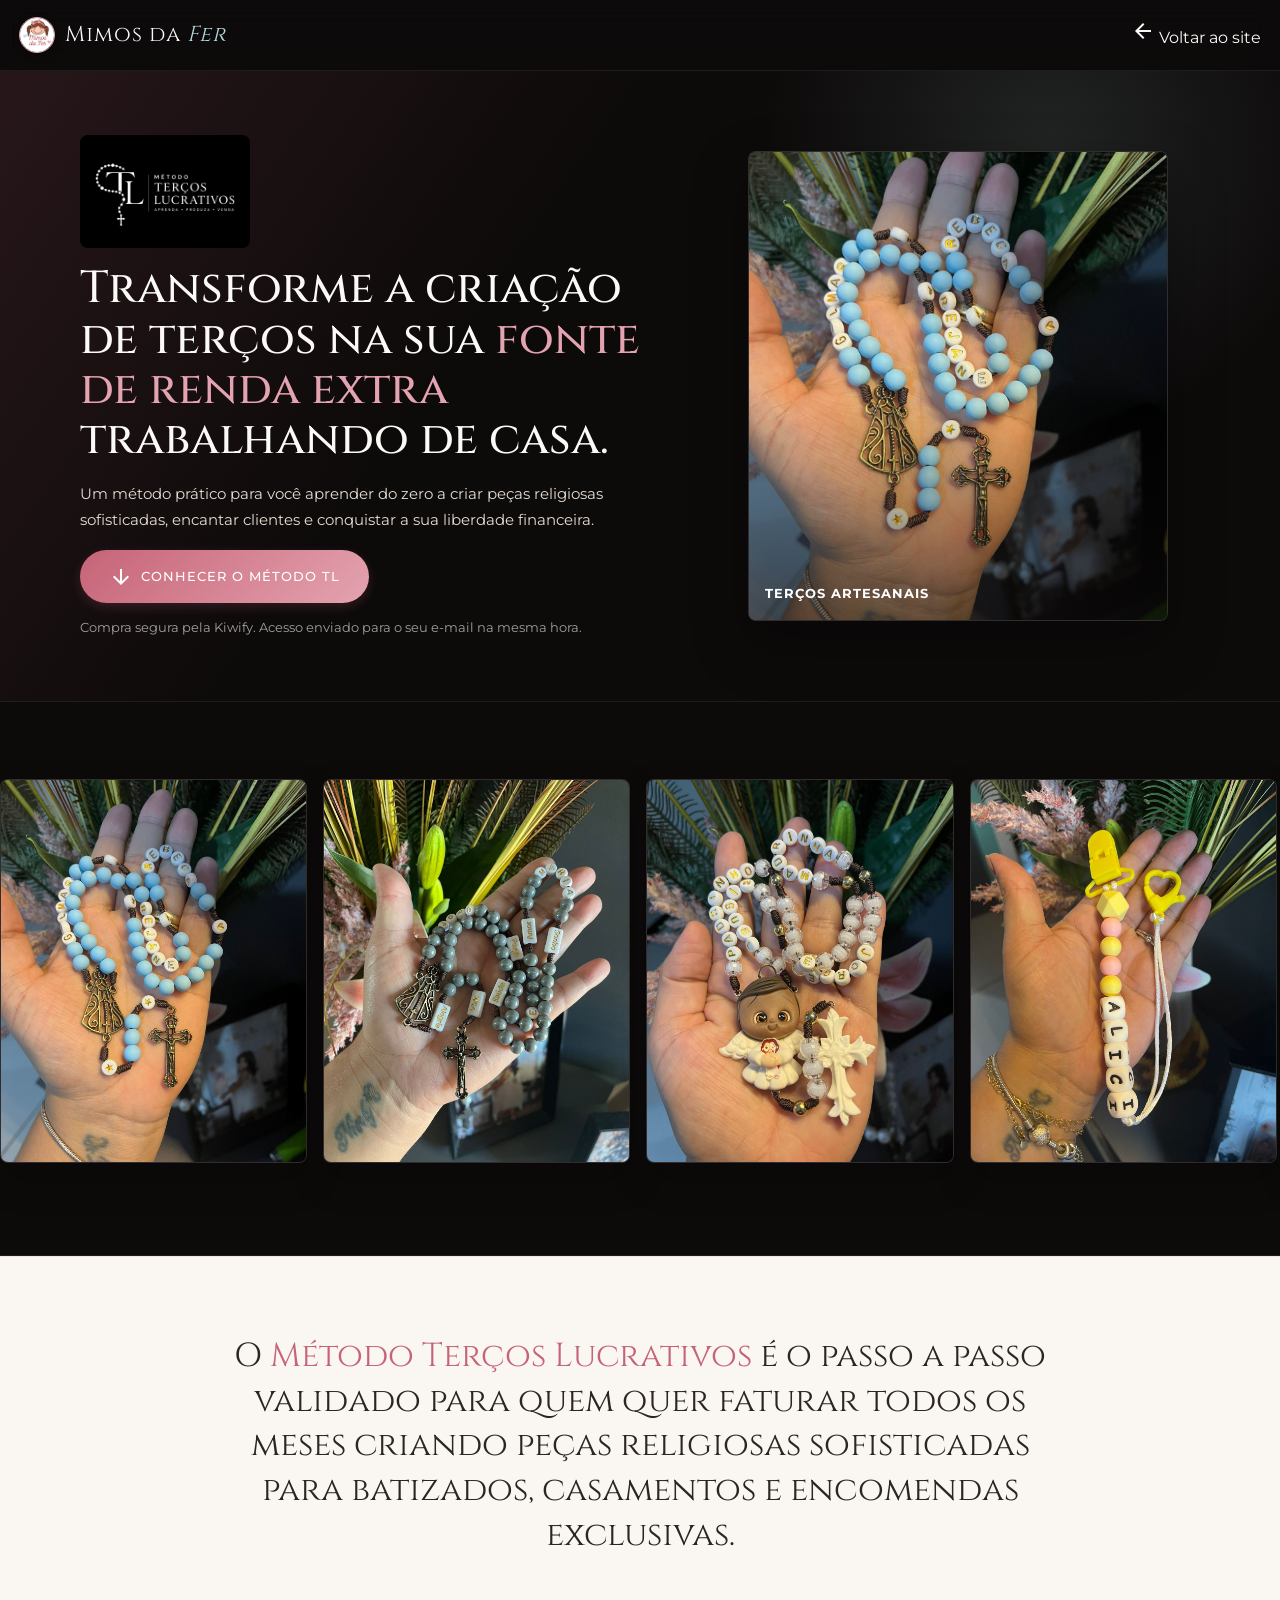
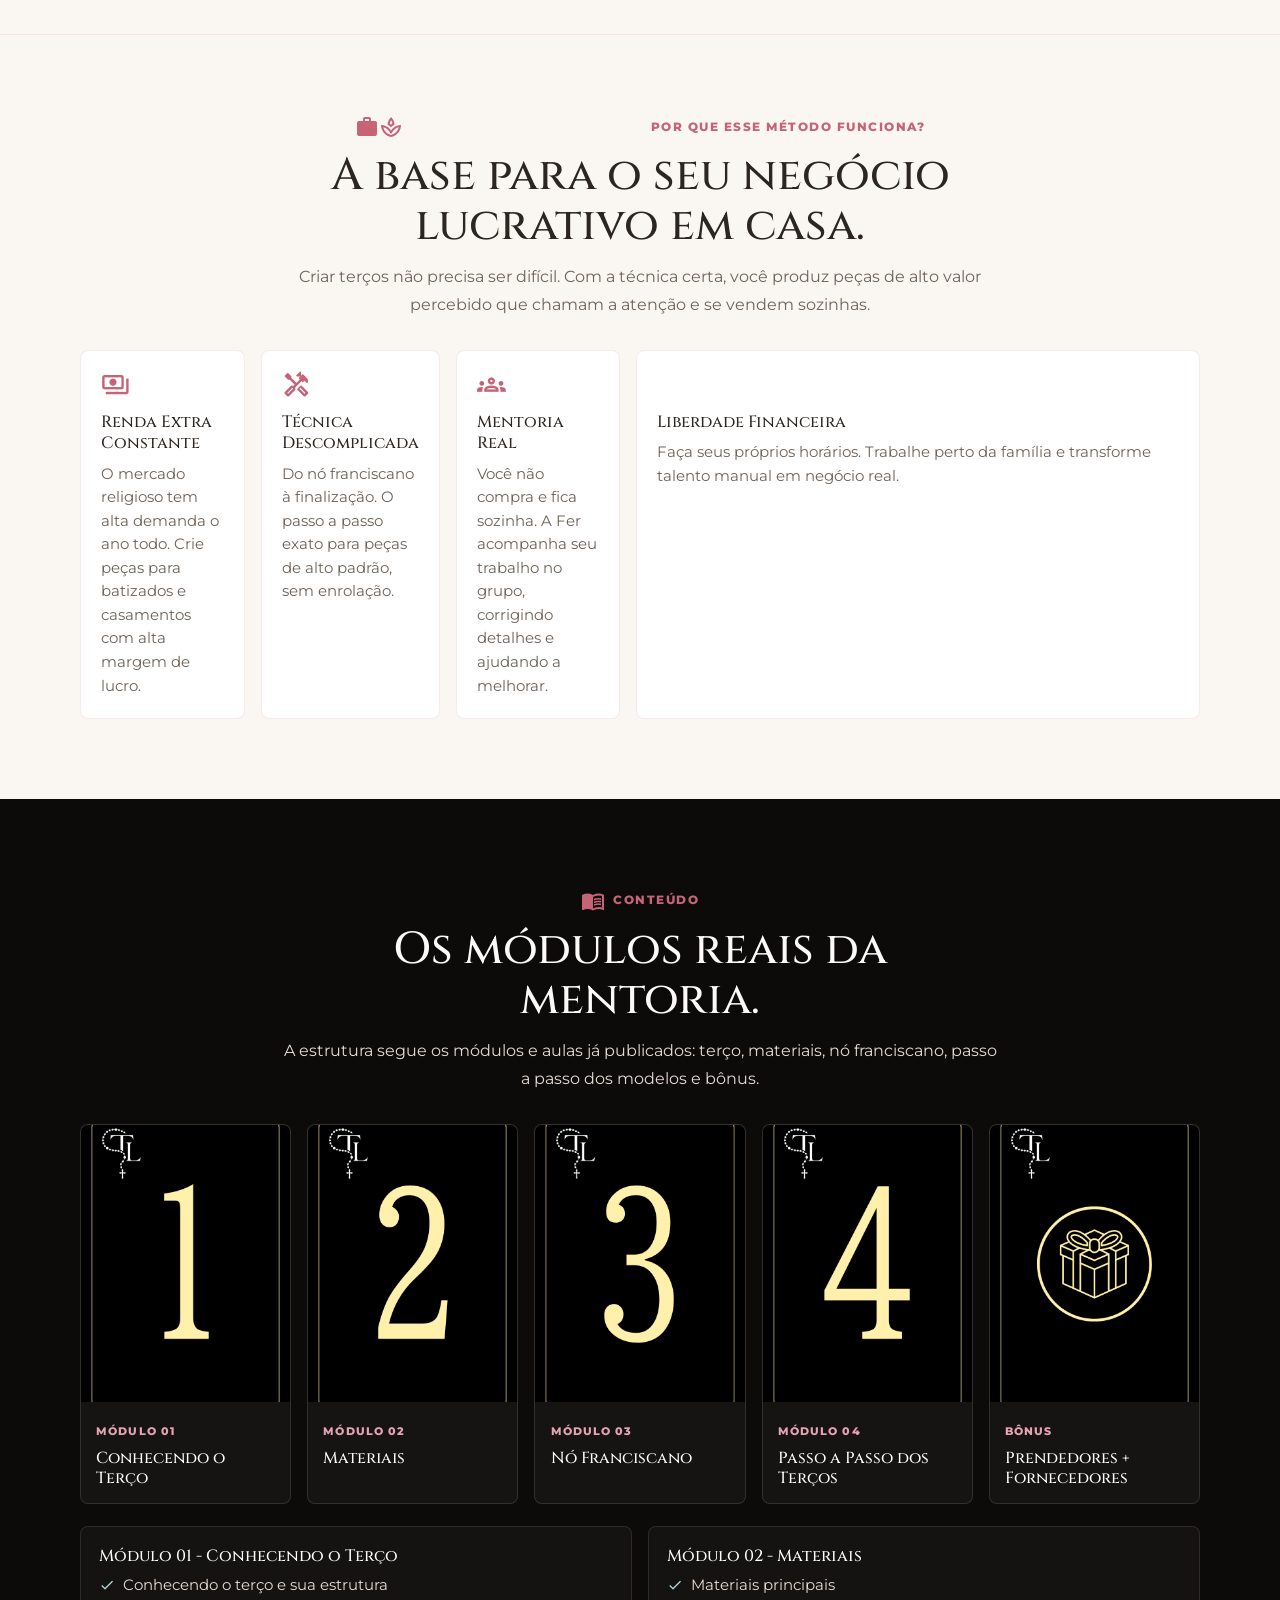
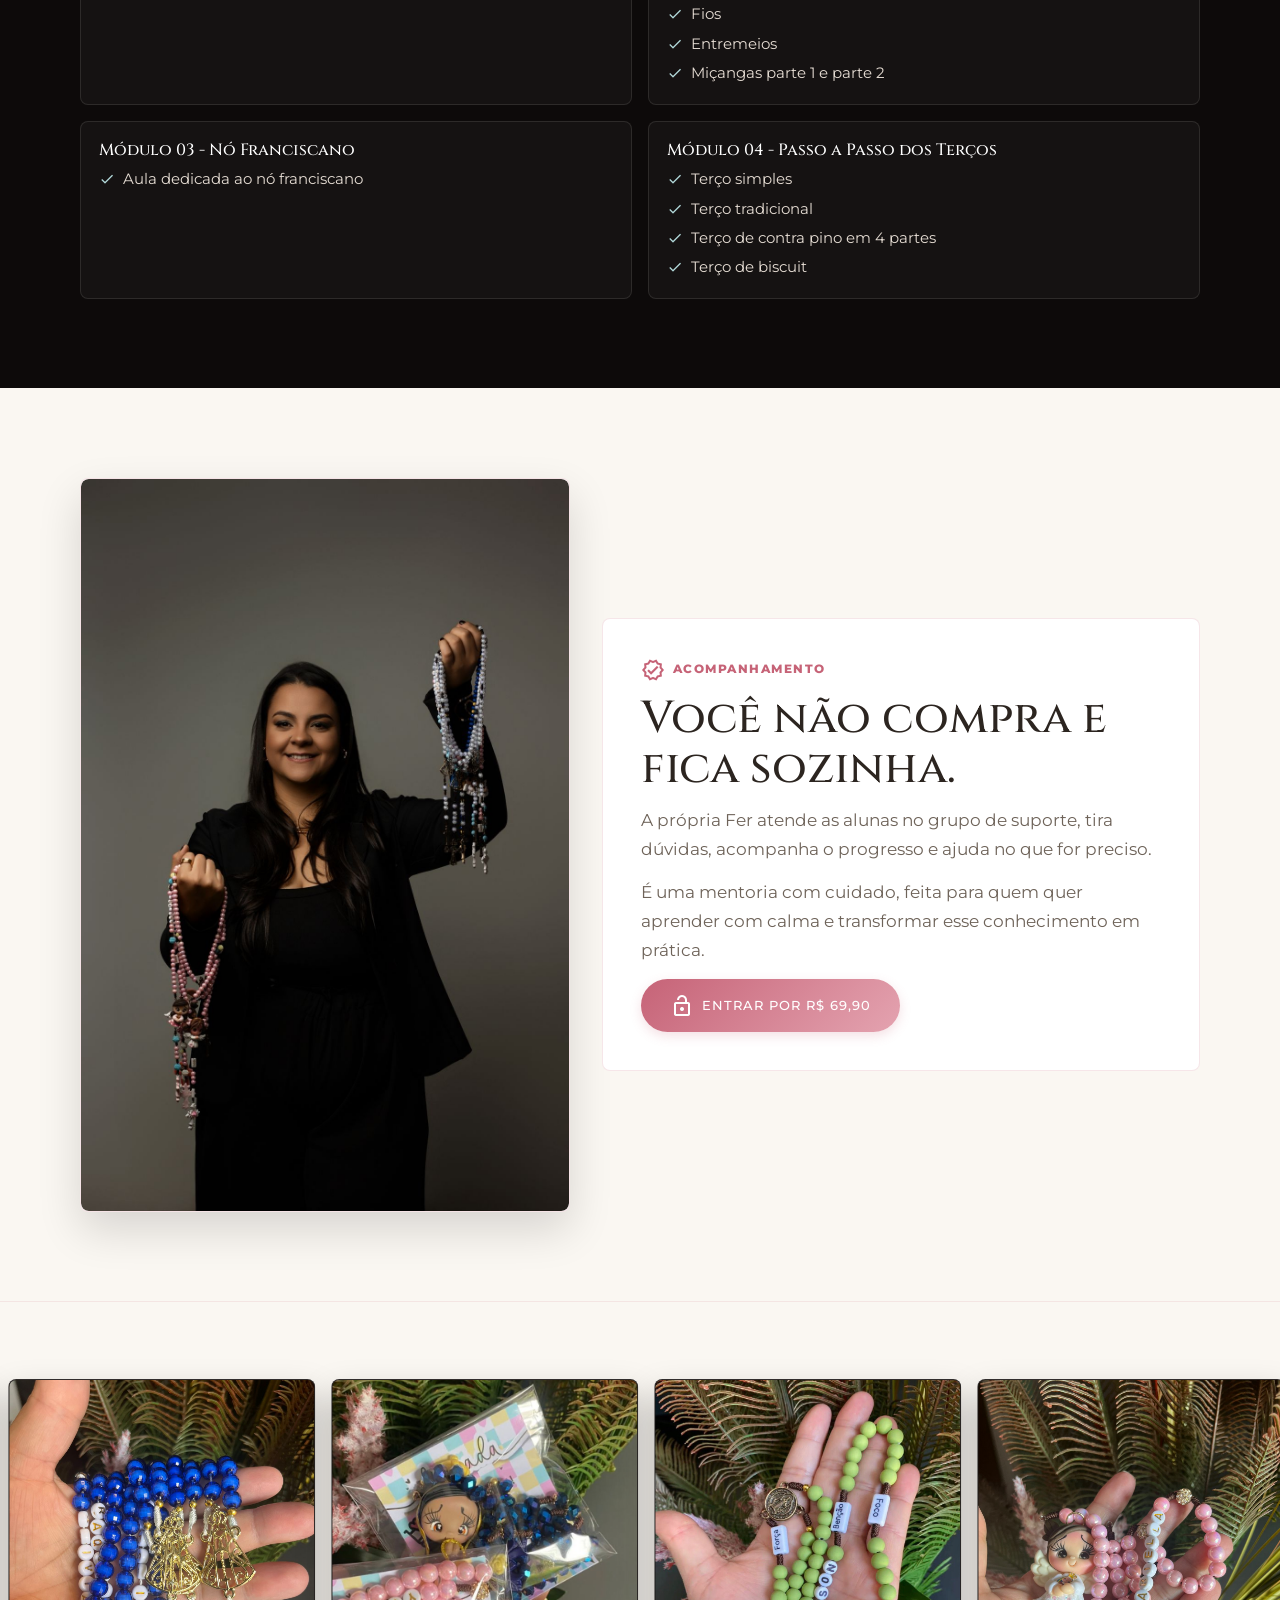
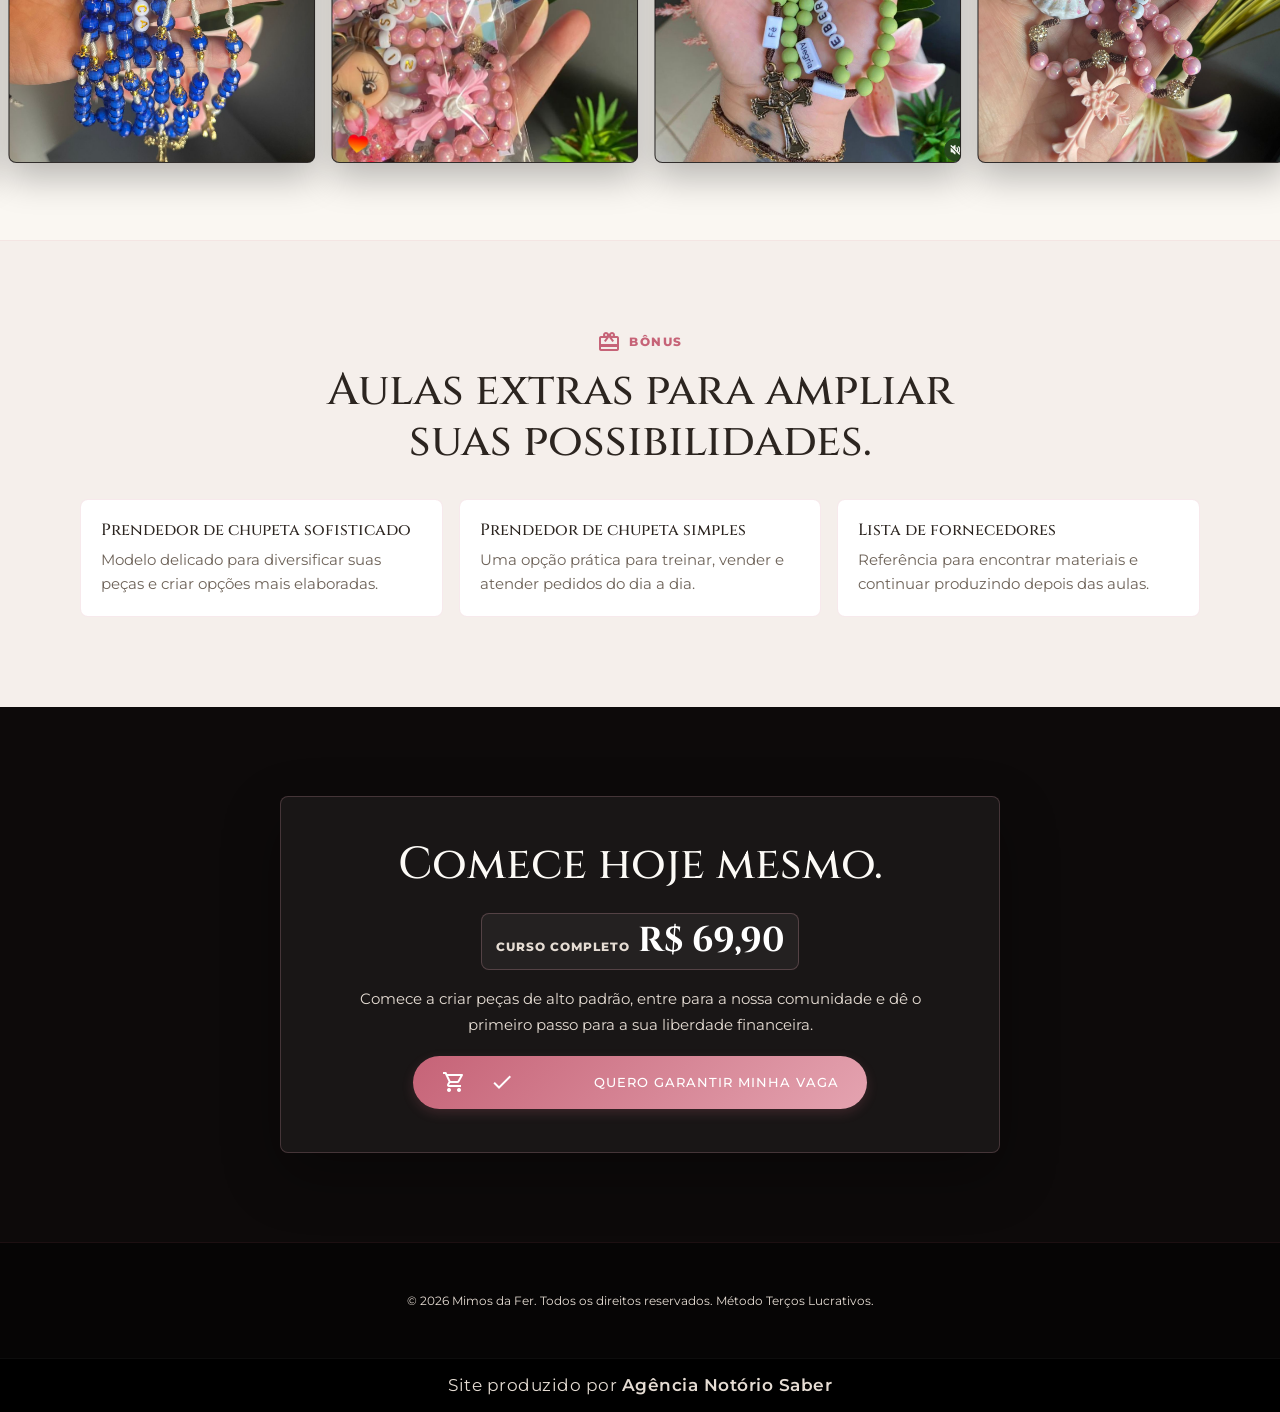
<file: metodo-tl.html>
<!DOCTYPE html>
<html lang="pt-BR">
<head>
  <meta charset="UTF-8">
  <meta name="viewport" content="width=device-width, initial-scale=1.0">
  <meta name="description" content="Método Terços Lucrativos da Mimos da Fer. Aprenda a produzir terços, nó franciscano, prendedores e peças religiosas com suporte da Fer.">
  <meta name="author" content="Fernanda Paim">
  <meta property="og:title" content="Método Terços Lucrativos | Mimos da Fer">
  <meta property="og:description" content="Curso completo por R$ 69,90 com módulos práticos, bônus e mentoria direta com a Fer.">
  <meta property="og:image" content="kiwi/banner.png">
  <link rel="icon" type="image/png" href="kiwi/fav.png">
  <title>Método Terços Lucrativos | Mimos da Fer</title>
  <link rel="stylesheet" href="style.css">
  <link href="https://fonts.googleapis.com/icon?family=Material+Icons+Outlined" rel="stylesheet">
  <style>
    body {
      background: #0d0a0a !important;
      color: var(--text-on-dark) !important;
    }

    .lp-page {
      background: #0d0a0a;
      overflow: hidden;
    }

    .lp-nav {
      position: sticky;
      top: 0;
      z-index: 30;
      background: rgba(13, 10, 10, 0.9);
      border-bottom: 1px solid rgba(252, 250, 246, 0.08);
      backdrop-filter: blur(14px);
    }

    .lp-nav .nav-container {
      padding: 0.72rem 1.2rem;
    }

    .lp-container {
      width: min(1120px, calc(100% - 32px));
      margin: 0 auto;
    }

    .lp-hero {
      padding: clamp(3.6rem, 7vw, 6rem) 0 clamp(3rem, 6vw, 5rem);
      background:
        linear-gradient(125deg, rgba(198, 99, 119, 0.14), transparent 38%),
        radial-gradient(circle at 82% 12%, rgba(180, 219, 220, 0.12), transparent 24%),
        #0d0a0a;
    }

    .lp-hero-grid {
      display: grid;
      grid-template-columns: minmax(0, 1.02fr) minmax(320px, 0.78fr);
      gap: clamp(2rem, 5vw, 4rem);
      align-items: center;
    }

    .lp-logo {
      width: min(230px, 72vw);
      border-radius: 8px;
      margin-bottom: 1.25rem;
      display: block;
    }

    .lp-pill {
      display: inline-flex;
      align-items: center;
      gap: 8px;
      padding: 0.46rem 0.86rem;
      border: 1px solid rgba(228, 163, 176, 0.3);
      border-radius: 999px;
      background: rgba(198, 99, 119, 0.12);
      color: var(--color-rose-pastel);
      font-size: 0.72rem;
      font-weight: 800;
      letter-spacing: 1.4px;
      text-transform: uppercase;
      margin-bottom: 1.05rem;
    }

    .lp-title {
      max-width: 620px;
      font-family: var(--font-title);
      font-size: clamp(2.15rem, 4.8vw, 3.9rem);
      line-height: 1.04;
      letter-spacing: 0;
      margin-bottom: 1.1rem;
    }

    .lp-title span {
      color: var(--color-rose-pastel);
    }

    .lp-copy {
      max-width: 670px;
      color: var(--text-on-dark-sub);
      font-size: clamp(1rem, 1.4vw, 1.1rem);
      line-height: 1.72;
      margin-bottom: 1.35rem;
    }

    .lp-offer-row {
      display: flex;
      gap: 0.9rem;
      align-items: center;
      flex-wrap: wrap;
      margin: 1rem 0 1.25rem;
    }

    .lp-price {
      display: inline-flex;
      align-items: baseline;
      gap: 0.5rem;
      padding: 0.78rem 0.95rem;
      border-radius: 8px;
      border: 1px solid rgba(228, 163, 176, 0.25);
      background: rgba(252, 250, 246, 0.05);
    }

    .lp-price small {
      color: var(--text-on-dark-sub);
      font-size: 0.72rem;
      font-weight: 800;
      letter-spacing: 1px;
      text-transform: uppercase;
    }

    .lp-price strong {
      font-family: var(--font-title);
      font-size: clamp(1.75rem, 3vw, 2.35rem);
      line-height: 1;
      color: #fff;
    }

    .lp-note {
      max-width: 280px;
      color: var(--color-mint);
      font-size: 0.94rem;
      line-height: 1.5;
      font-weight: 700;
    }

    .lp-actions {
      display: flex;
      flex-wrap: wrap;
      gap: 0.85rem;
      align-items: center;
    }

    .lp-actions .btn {
      min-height: 50px;
    }

    .lp-safe {
      margin-top: 0.85rem;
      color: rgba(252, 250, 246, 0.62);
      font-size: 0.84rem;
      line-height: 1.5;
    }

    .lp-visual {
      display: grid;
      gap: 1rem;
    }

    .lp-photo {
      height: min(52vw, 460px);
      min-height: 340px;
      border-radius: 8px;
      overflow: hidden;
      border: 1px solid rgba(252, 250, 246, 0.1);
      box-shadow: 0 24px 58px rgba(0, 0, 0, 0.36);
      background: #141010;
    }

    .lp-photo img {
      width: 100%;
      height: 100%;
      object-fit: cover;
      display: block;
    }

    .lp-mini-card {
      display: none !important;
      border-radius: 8px;
      border: 1px solid rgba(198, 99, 119, 0.18);
      background: var(--bg-light-primary);
      color: var(--text-on-light);
      padding: 0.85rem;
      display: grid;
      grid-template-columns: 108px 1fr;
      gap: 0.9rem;
      align-items: center;
    }

    .lp-mini-card img {
      width: 108px;
      border-radius: 6px;
      display: block;
    }

    .lp-mini-card strong {
      display: block;
      font-family: var(--font-title);
      font-size: 1rem;
      margin-bottom: 0.25rem;
    }

    .lp-mini-card span {
      color: var(--text-on-light-sub);
      font-size: 0.86rem;
      line-height: 1.45;
    }

    .lp-section {
      padding: clamp(3.4rem, 7vw, 5.8rem) 0;
    }

    .lp-section.light {
      background: var(--bg-light-primary);
      color: var(--text-on-light);
    }

    .lp-header {
      max-width: 720px;
      margin: 0 auto 2rem;
      text-align: center;
    }

    .lp-kicker {
      display: inline-flex;
      align-items: center;
      gap: 8px;
      margin-bottom: 0.75rem;
      color: var(--color-rose);
      text-transform: uppercase;
      letter-spacing: 1.5px;
      font-size: 0.72rem;
      font-weight: 800;
    }

    .lp-section-title {
      font-family: var(--font-title);
      font-size: clamp(1.85rem, 3.5vw, 3rem);
      line-height: 1.12;
      margin-bottom: 0.75rem;
      letter-spacing: 0;
    }

    .lp-section-title span {
      color: var(--color-rose);
    }

    .lp-section-copy {
      color: var(--text-on-light-sub);
      font-size: 1rem;
      line-height: 1.72;
    }

    .lp-dark-copy {
      color: var(--text-on-dark-sub);
    }

    .lp-benefits {
      display: grid;
      grid-template-columns: repeat(4, 1fr);
      gap: 1rem;
    }

    .lp-benefit {
      min-height: 176px;
      border-radius: 8px;
      border: 1px solid rgba(198, 99, 119, 0.14);
      background: #fff;
      padding: 1.25rem;
    }

    .lp-benefit .material-icons-outlined {
      color: var(--color-rose);
      font-size: 1.8rem;
      margin-bottom: 0.75rem;
    }

    .lp-benefit h3,
    .lp-bonus h3,
    .lp-lesson h3 {
      font-family: var(--font-title);
      font-size: 1.02rem;
      line-height: 1.3;
      margin-bottom: 0.5rem;
      letter-spacing: 0;
    }

    .lp-benefit p,
    .lp-bonus p {
      color: var(--text-on-light-sub);
      font-size: 0.92rem;
      line-height: 1.6;
    }

    .lp-modules {
      display: grid;
      grid-template-columns: repeat(5, 1fr);
      gap: 1rem;
    }

    .lp-module {
      border-radius: 8px;
      overflow: hidden;
      border: 1px solid rgba(252, 250, 246, 0.12);
      background: rgba(252, 250, 246, 0.04);
    }

    .lp-module img {
      width: 100%;
      aspect-ratio: 2 / 2.65;
      object-fit: cover;
      display: block;
      background: #141010;
    }

    .lp-module-body {
      min-height: 98px;
      padding: 0.95rem;
    }

    .lp-module small {
      color: var(--color-rose-pastel);
      font-size: 0.68rem;
      font-weight: 800;
      letter-spacing: 1.1px;
      text-transform: uppercase;
    }

    .lp-module h3 {
      color: #fff;
      font-family: var(--font-title);
      font-size: 1rem;
      line-height: 1.25;
      margin-top: 0.3rem;
      letter-spacing: 0;
    }

    .lp-lessons {
      display: grid;
      grid-template-columns: repeat(2, 1fr);
      gap: 1rem;
      margin-top: 1.4rem;
    }

    .lp-lesson {
      border-radius: 8px;
      border: 1px solid rgba(252, 250, 246, 0.1);
      background: rgba(252, 250, 246, 0.035);
      padding: 1.15rem;
    }

    .lp-lesson h3 {
      color: #fff;
    }

    .lp-lesson ul {
      display: grid;
      gap: 0.48rem;
      color: var(--text-on-dark-sub);
      font-size: 0.92rem;
      line-height: 1.48;
    }

    .lp-lesson li {
      display: flex;
      gap: 0.45rem;
    }

    .lp-lesson li::before {
      content: "check";
      font-family: "Material Icons Outlined";
      color: var(--color-mint);
      font-size: 1rem;
      line-height: 1.35;
    }

    .lp-support {
      display: grid;
      grid-template-columns: 0.9fr 1.1fr;
      gap: 2rem;
      align-items: center;
    }

    .lp-support-img {
      border-radius: 8px;
      overflow: hidden;
      border: 1px solid rgba(198, 99, 119, 0.18);
      background: #fff;
      box-shadow: 0 18px 44px rgba(0, 0, 0, 0.14);
    }

    .lp-support-img img {
      width: 100%;
      display: block;
    }

    .lp-support-text {
      border-radius: 8px;
      border: 1px solid rgba(198, 99, 119, 0.16);
      background: #fff;
      padding: clamp(1.4rem, 3vw, 2.4rem);
    }

    .lp-support-text p {
      color: var(--text-on-light-sub);
      line-height: 1.72;
      margin-bottom: 0.9rem;
    }

    .lp-bonuses {
      display: grid;
      grid-template-columns: repeat(3, 1fr);
      gap: 1rem;
    }

    .lp-bonus {
      border-radius: 8px;
      background: #fff;
      border: 1px solid rgba(198, 99, 119, 0.14);
      padding: 1.25rem;
    }

    .lp-final {
      max-width: 720px;
      margin: 0 auto;
      text-align: center;
      border-radius: 8px;
      border: 1px solid rgba(228, 163, 176, 0.22);
      background: rgba(252, 250, 246, 0.05);
      padding: clamp(1.5rem, 4vw, 2.7rem);
      box-shadow: 0 22px 58px rgba(0, 0, 0, 0.3);
    }

    .lp-final .lp-price {
      margin: 0.65rem auto 1rem;
    }

    .lp-sticky {
      display: none;
      position: fixed;
      left: 50%;
      bottom: 14px;
      transform: translateX(-50%);
      z-index: 50;
      width: min(520px, calc(100% - 24px));
      padding: 0.55rem;
      border-radius: 8px;
      border: 1px solid rgba(228, 163, 176, 0.24);
      background: rgba(13, 10, 10, 0.92);
      backdrop-filter: blur(14px);
      box-shadow: 0 14px 40px rgba(0, 0, 0, 0.42);
    }

    .lp-sticky .btn {
      width: 100%;
      justify-content: center;
    }

    @media (max-width: 980px) {
      .lp-hero-grid,
      .lp-support {
        grid-template-columns: 1fr;
      }

      .lp-visual {
        max-width: 620px;
        margin: 0 auto;
      }

      .lp-benefits,
      .lp-modules {
        grid-template-columns: repeat(2, 1fr);
      }

      .lp-modules .lp-module:last-child {
        grid-column: span 2;
      }
    }

    @media (max-width: 680px) {
      .lp-nav .logo-text {
        display: none;
      }

      .lp-hero {
        padding-top: 2.4rem;
      }

      .lp-hero-grid .reveal {
        display: flex;
        flex-direction: column;
        align-items: center;
        text-align: center;
      }

      .lp-hero-grid .reveal .lp-actions {
        justify-content: center;
      }

      .lp-photo {
        height: 360px;
        min-height: 360px;
      }

      .lp-mini-card {
      display: none !important;
        grid-template-columns: 88px 1fr;
      }

      .lp-mini-card img {
        width: 88px;
      }

      .lp-benefits,
      .lp-modules,
      .lp-lessons,
      .lp-bonuses {
        grid-template-columns: 1fr;
      }

      .lp-modules .lp-module:last-child {
        grid-column: auto;
      }

      .lp-actions .btn {
        width: 100%;
        justify-content: center;
      }

      .lp-sticky {
        display: block;
      }
    }
  
    /* UX polish: primeira dobra compacta e orientada a conversao */
    .lp-page h1,
    .lp-page h2,
    .lp-page h3 {
      text-transform: none !important;
      letter-spacing: 0 !important;
    }

    .lp-hero {
      padding: clamp(2.4rem, 5vw, 4rem) 0 clamp(2.5rem, 5vw, 4rem) !important;
    }

    .lp-hero-grid {
      grid-template-columns: minmax(0, 0.95fr) minmax(320px, 420px) !important;
      gap: clamp(2rem, 4vw, 3.2rem) !important;
      align-items: center !important;
    }

    .lp-logo {
      width: min(170px, 58vw) !important;
      margin-bottom: 1rem !important;
    }

    .lp-pill {
      font-size: 0.66rem !important;
      padding: 0.4rem 0.78rem !important;
      margin-bottom: 0.9rem !important;
    }

    .lp-title {
      max-width: 600px !important;
      font-size: clamp(1.95rem, 3.5vw, 3rem) !important;
      line-height: 1.12 !important;
      margin-bottom: 1rem !important;
    }

    .lp-copy {
      max-width: 610px !important;
      font-size: clamp(0.96rem, 1.1vw, 1.04rem) !important;
      line-height: 1.66 !important;
      margin-bottom: 1.15rem !important;
    }

    .lp-offer-row {
      margin: 0.95rem 0 1.2rem !important;
      gap: 0.85rem !important;
    }

    .lp-price {
      padding: 0.65rem 0.85rem !important;
    }

    .lp-price strong {
      font-size: clamp(1.7rem, 2.7vw, 2.25rem) !important;
    }

    .lp-note {
      max-width: 250px !important;
      font-size: 0.88rem !important;
    }

    .lp-visual {
      display: block !important;
    }

    .lp-photo {
      height: clamp(300px, 34vw, 410px) !important;
      min-height: 0 !important;
      box-shadow: 0 18px 46px rgba(0, 0, 0, 0.34) !important;
    }

    .lp-photo img {
      object-position: center !important;
    }

    .lp-mini-card {
      display: none !important;
    }

    @media (max-width: 980px) {
      .lp-hero-grid {
        grid-template-columns: 1fr !important;
      }
      .lp-title,
      .lp-copy {
        max-width: 720px !important;
      }
      .lp-visual {
        max-width: 520px !important;
        margin: 0 auto !important;
      }
    }

    @media (max-width: 680px) {
      .lp-title {
        font-size: clamp(1.85rem, 9vw, 2.45rem) !important;
      }
      .lp-photo {
        height: 320px !important;
        min-height: 0 !important;
      }
    }

    .lp-intro-band {
      padding: clamp(3rem, 6vw, 4.8rem) 0;
      background: var(--bg-light-primary);
      color: var(--text-on-light);
      border-top: 1px solid rgba(198, 99, 119, 0.12);
      border-bottom: 1px solid rgba(198, 99, 119, 0.12);
    }

    .lp-intro-text {
      max-width: 860px;
      margin: 0 auto;
      text-align: center;
      font-family: var(--font-title);
      font-size: clamp(1.45rem, 2.6vw, 2.45rem);
      line-height: 1.34;
      color: var(--text-on-light);
      text-transform: none !important;
      letter-spacing: 0 !important;
    }

    .lp-intro-text span {
      color: var(--color-rose);
    }

    .lp-rosary-carousel {
      position: relative;
      height: clamp(340px, 38vw, 470px);
      overflow: hidden;
      border-radius: 8px;
      border: 1px solid rgba(252, 250, 246, 0.12);
      background: #141010;
      box-shadow: 0 22px 54px rgba(0, 0, 0, 0.36);
    }
    .lp-rosary-track { display: flex; height: 100%; animation: lpHeroSlide 28s infinite ease-in-out; }
    .lp-rosary-slide { min-width: 100%; height: 100%; position: relative; }
    .lp-rosary-slide img { width: 100%; height: 100%; object-fit: cover; display: block; }
    .lp-rosary-slide::after { content: ""; position: absolute; inset: 0; background: linear-gradient(to top, rgba(13, 10, 10, 0.58), transparent 48%); pointer-events: none; }
    .lp-rosary-caption { position: absolute; left: 1rem; right: 1rem; bottom: 1rem; z-index: 2; color: #fff; font-size: 0.82rem; font-weight: 700; letter-spacing: 1px; text-transform: uppercase; }
    @keyframes lpHeroSlide { 0%, 17% { transform: translateX(0); } 20%, 37% { transform: translateX(-100%); } 40%, 57% { transform: translateX(-200%); } 60%, 77% { transform: translateX(-300%); } 80%, 97% { transform: translateX(-400%); } 100% { transform: translateX(0); } }

    .lp-gallery-band { padding: clamp(3rem, 6vw, 5rem) 0; background: #0d0a0a; border-top: 1px solid rgba(252, 250, 246, 0.08); border-bottom: 1px solid rgba(252, 250, 246, 0.08); overflow: hidden; }
    .lp-gallery-head { width: min(1120px, calc(100% - 32px)); margin: 0 auto 1.6rem; display: flex; align-items: end; justify-content: space-between; gap: 1.5rem; }
    .lp-gallery-head h2 { max-width: 620px; color: #fff; font-family: var(--font-title); font-size: clamp(1.8rem, 3vw, 2.55rem); line-height: 1.14; text-transform: none !important; letter-spacing: 0 !important; }
    .lp-gallery-head p { max-width: 360px; color: var(--text-on-dark-sub); line-height: 1.6; font-size: 0.96rem; }
    .lp-marquee { display: flex; gap: 1rem; width: max-content; animation: lpMarqueeLeft 46s linear infinite; margin-bottom: 1rem; }
    .lp-marquee.reverse { animation-name: lpMarqueeRight; transform: translateX(-50%); }
    .lp-marquee-item { width: clamp(220px, 24vw, 330px); aspect-ratio: 4 / 5; border-radius: 8px; overflow: hidden; border: 1px solid rgba(252, 250, 246, 0.12); background: #141010; box-shadow: 0 16px 34px rgba(0, 0, 0, 0.25); flex: 0 0 auto; }
    .lp-marquee-item img { width: 100%; height: 100%; object-fit: cover; display: block; transition: transform 0.4s ease; }
    .lp-marquee-item:hover img { transform: scale(1.04); }
    @keyframes lpMarqueeLeft { from { transform: translateX(0); } to { transform: translateX(-50%); } }
    @keyframes lpMarqueeRight { from { transform: translateX(-50%); } to { transform: translateX(0); } }
    @media (max-width: 760px) { .lp-gallery-head { display: block; } .lp-gallery-head p { margin-top: 0.75rem; } .lp-rosary-carousel { height: 360px; } }

    .lp-gallery-band.lp-gallery-lower {
      background: var(--bg-light-primary);
      border-top: 1px solid rgba(198, 99, 119, 0.12);
      border-bottom: 1px solid rgba(198, 99, 119, 0.12);
    }

    .lp-gallery-band.lp-gallery-lower .lp-marquee {
      margin-bottom: 0;
    }
  </style>
</head>
<body>
  <main class="lp-page">
    <header class="lp-nav">
      <nav class="nav-container">
        <a href="/" class="logo-link">
          <img src="logo-mimos.jpeg" alt="Mimos da Fer Logo" class="nav-logo-img">
          <span class="logo-text">Mimos da <span>Fer</span></span>
        </a>
        <a href="/" class="back-home" style="margin-top: 0;">
          <span class="material-icons-outlined">arrow_back</span> Voltar ao site
        </a>
      </nav>
    </header>

    <section class="lp-hero">
      <div class="lp-container lp-hero-grid">
        <!-- ESPAÇO PARA FUTURA VSL: O código abaixo pode ser adaptado para receber o vídeo quando estiver pronto -->
        <div class="reveal">
          <img class="lp-logo" src="logo.jpeg" alt="Método Terços Lucrativos">
          <h1 class="lp-title">Transforme a criação de terços na sua <span>fonte de renda extra</span> trabalhando de casa.</h1>
          <p class="lp-copy" style="margin-bottom: 1.5rem; font-size: 1.05rem; max-width: 90%;">Um método prático para você aprender do zero a criar peças religiosas sofisticadas, encantar clientes e conquistar a sua liberdade financeira.</p>
          <div class="lp-actions">
            <a href="#galeria" class="btn btn-primary"><span class="material-icons-outlined">arrow_downward</span> Conhecer o Método TL</a>
          </div>
          <p class="lp-safe">Compra segura pela Kiwify. Acesso enviado para o seu e-mail na mesma hora.</p>
        </div>
        <div class="lp-visual reveal delay-2">
          <div class="lp-rosary-carousel" aria-label="Fotos de terços feitos pela Mimos da Fer">
            <div class="lp-rosary-track">
              <div class="lp-rosary-slide"><img src="fotos-tercos/WhatsApp Image 2026-05-26 at 15.38.07.jpeg" alt="Terço artesanal com pérolas"><span class="lp-rosary-caption">Terços artesanais</span></div>
              <div class="lp-rosary-slide"><img src="fotos-tercos/WhatsApp Image 2026-05-26 at 15.38.08.jpeg" alt="Terço religioso personalizado"><span class="lp-rosary-caption">Peças de fé</span></div>
              <div class="lp-rosary-slide"><img src="fotos-tercos/WhatsApp Image 2026-05-26 at 15.38.06.jpeg" alt="Terço dourado personalizado"><span class="lp-rosary-caption">Acabamento delicado</span></div>
              <div class="lp-rosary-slide"><img src="fotos-tercos/WhatsApp Image 2026-05-26 at 15.40.46.jpeg" alt="Rosário artesanal"><span class="lp-rosary-caption">Modelos para inspirar</span></div>
              <div class="lp-rosary-slide"><img src="fotos-tercos/WhatsApp Image 2026-05-26 at 15.38.11 (3).jpeg" alt="Terço premium com cristais"><span class="lp-rosary-caption">Aprenda na prática</span></div>
            </div>
          </div>
        </div>
      </div>
    </section>

    
    
    <section class="lp-gallery-band" id="galeria" aria-label="Galeria de terços">
      <div class="lp-marquee">
        <div class="lp-marquee-item"><img src="fotos-tercos/WhatsApp Image 2026-05-26 at 15.38.07.jpeg" alt="Terço artesanal"></div>
        <div class="lp-marquee-item"><img src="fotos-tercos/WhatsApp Image 2026-05-26 at 15.38.08.jpeg" alt="Terço de devoção"></div>
        <div class="lp-marquee-item"><img src="fotos-tercos/WhatsApp Image 2026-05-26 at 15.38.06.jpeg" alt="Terço dourado"></div>
        <div class="lp-marquee-item"><img src="fotos-tercos/WhatsApp Image 2026-05-26 at 15.40.46.jpeg" alt="Rosário artesanal"></div>
        <div class="lp-marquee-item"><img src="fotos-tercos/WhatsApp Image 2026-05-26 at 15.38.11 (3).jpeg" alt="Terço delicado"></div>
        <div class="lp-marquee-item"><img src="fotos-tercos/WhatsApp Image 2026-05-26 at 15.38.07 (2).jpeg" alt="Terço com entremeio"></div>
        <div class="lp-marquee-item"><img src="fotos-tercos/WhatsApp Image 2026-05-26 at 15.38.07.jpeg" alt="Terço artesanal"></div>
        <div class="lp-marquee-item"><img src="fotos-tercos/WhatsApp Image 2026-05-26 at 15.38.08.jpeg" alt="Terço de devoção"></div>
      </div>
      
    </section>
    <section class="lp-intro-band">
      <div class="lp-container">
        <p class="lp-intro-text">O <span>Método Terços Lucrativos</span> é o passo a passo validado para quem quer faturar todos os meses criando peças religiosas sofisticadas para batizados, casamentos e encomendas exclusivas.</p>
      </div>
    </section>
    <section class="lp-section light" id="sobre">
      <div class="lp-container">
        <div class="lp-header reveal">
          <span class="lp-kicker"><span class="material-icons-outlined">workspace_premium</span> Por que esse método funciona?</span>
          <h2 class="lp-section-title">A base para o seu negócio lucrativo em casa.</h2>
          <p class="lp-section-copy">Criar terços não precisa ser difícil. Com a técnica certa, você produz peças de alto valor percebido que chamam a atenção e se vendem sozinhas.</p>
        </div>
        <div class="lp-benefits reveal delay-1">
          <article class="lp-benefit"><span class="material-icons-outlined">payments</span><h3>Renda Extra Constante</h3><p>O mercado religioso tem alta demanda o ano todo. Crie peças para batizados e casamentos com alta margem de lucro.</p></article>
          <article class="lp-benefit"><span class="material-icons-outlined">handyman</span><h3>Técnica Descomplicada</h3><p>Do nó franciscano à finalização. O passo a passo exato para peças de alto padrão, sem enrolação.</p></article>
          <article class="lp-benefit"><span class="material-icons-outlined">groups</span><h3>Mentoria Real</h3><p>Você não compra e fica sozinha. A Fer acompanha seu trabalho no grupo, corrigindo detalhes e ajudando a melhorar.</p></article>
          <article class="lp-benefit"><span class="material-icons-outlined">volunteer_activism</span><h3>Liberdade Financeira</h3><p>Faça seus próprios horários. Trabalhe perto da família e transforme talento manual em negócio real.</p></article>
        </div>
      </div>
    </section>

    <section class="lp-section" id="conteudo">
      <div class="lp-container">
        <div class="lp-header reveal">
          <span class="lp-kicker"><span class="material-icons-outlined">menu_book</span> Conteúdo</span>
          <h2 class="lp-section-title">Os módulos reais da mentoria.</h2>
          <p class="lp-section-copy lp-dark-copy">A estrutura segue os módulos e aulas já publicados: terço, materiais, nó franciscano, passo a passo dos modelos e bônus.</p>
        </div>
        <div class="lp-modules reveal delay-1">
          <article class="lp-module"><img src="kiwi/modulso/1.png" alt="Módulo 01"><div class="lp-module-body"><small>Módulo 01</small><h3>Conhecendo o Terço</h3></div></article>
          <article class="lp-module"><img src="kiwi/modulso/2.png" alt="Módulo 02"><div class="lp-module-body"><small>Módulo 02</small><h3>Materiais</h3></div></article>
          <article class="lp-module"><img src="kiwi/modulso/3.png" alt="Módulo 03"><div class="lp-module-body"><small>Módulo 03</small><h3>Nó Franciscano</h3></div></article>
          <article class="lp-module"><img src="kiwi/modulso/4.png" alt="Módulo 04"><div class="lp-module-body"><small>Módulo 04</small><h3>Passo a Passo dos Terços</h3></div></article>
          <article class="lp-module"><img src="kiwi/modulso/5.png" alt="Bônus"><div class="lp-module-body"><small>Bônus</small><h3>Prendedores + Fornecedores</h3></div></article>
        </div>
        <div class="lp-lessons reveal delay-2">
          <div class="lp-lesson"><h3>Módulo 01 - Conhecendo o Terço</h3><ul><li>Conhecendo o terço e sua estrutura</li></ul></div>
          <div class="lp-lesson"><h3>Módulo 02 - Materiais</h3><ul><li>Materiais principais</li><li>Fios</li><li>Entremeios</li><li>Miçangas parte 1 e parte 2</li></ul></div>
          <div class="lp-lesson"><h3>Módulo 03 - Nó Franciscano</h3><ul><li>Aula dedicada ao nó franciscano</li></ul></div>
          <div class="lp-lesson"><h3>Módulo 04 - Passo a Passo dos Terços</h3><ul><li>Terço simples</li><li>Terço tradicional</li><li>Terço de contra pino em 4 partes</li><li>Terço de biscuit</li></ul></div>
        </div>
      </div>
    </section>
    <section class="lp-section light">
      <div class="lp-container lp-support">
        <div class="lp-support-img reveal"><img src="img/415e8209.jpg" alt="Mentoria com a Fer" style="width: 100%; border-radius: 8px; box-shadow: 0 10px 30px rgba(0,0,0,0.2);"></div>
        <div class="lp-support-text reveal delay-1">
          <span class="lp-kicker"><span class="material-icons-outlined">verified</span> Acompanhamento</span>
          <h2 class="lp-section-title">Você não compra e fica sozinha.</h2>
          <p>A própria Fer atende as alunas no grupo de suporte, tira dúvidas, acompanha o progresso e ajuda no que for preciso.</p>
          <p>É uma mentoria com cuidado, feita para quem quer aprender com calma e transformar esse conhecimento em prática.</p>
          <a href="https://pay.kiwify.com.br/PGA4mul" target="_blank" rel="noopener" class="btn btn-primary"><span class="material-icons-outlined">lock_open</span> Entrar por R$ 69,90</a>
        </div>
      </div>
    </section>

    
    <section class="lp-gallery-band lp-gallery-lower" aria-label="Mais fotos de terços e peças religiosas">
      <div class="lp-marquee reverse">
        <div class="lp-marquee-item"><img src="fotos-tercos/WhatsApp Image 2026-05-26 at 15.38.11 (1).jpeg" alt="Lembrancinha religiosa"></div>
        <div class="lp-marquee-item"><img src="fotos-tercos/WhatsApp Image 2026-05-26 at 15.38.09 (1).jpeg" alt="Prendedor artesanal"></div>
        <div class="lp-marquee-item"><img src="fotos-tercos/WhatsApp Image 2026-05-26 at 15.38.10.jpeg" alt="Terço infantil"></div>
        <div class="lp-marquee-item"><img src="fotos-tercos/WhatsApp Image 2026-05-26 at 15.38.08 (1).jpeg" alt="Terço de parede"></div>
        <div class="lp-marquee-item"><img src="fotos-tercos/WhatsApp Image 2026-05-26 at 15.38.09 (3).jpeg" alt="Peça religiosa personalizada"></div>
        <div class="lp-marquee-item"><img src="fotos-tercos/WhatsApp Image 2026-05-26 at 15.40.46 (1).jpeg" alt="Rosário prateado"></div>
        <div class="lp-marquee-item"><img src="fotos-tercos/WhatsApp Image 2026-05-26 at 15.38.11 (1).jpeg" alt="Lembrancinha religiosa"></div>
        <div class="lp-marquee-item"><img src="fotos-tercos/WhatsApp Image 2026-05-26 at 15.38.09 (1).jpeg" alt="Prendedor artesanal"></div>
      </div>
    </section>
    <section class="lp-section light" style="background: var(--bg-light-secondary);">
      <div class="lp-container">
        <div class="lp-header reveal">
          <span class="lp-kicker"><span class="material-icons-outlined">redeem</span> Bônus</span>
          <h2 class="lp-section-title">Aulas extras para ampliar suas possibilidades.</h2>
        </div>
        <div class="lp-bonuses reveal delay-1">
          <article class="lp-bonus"><h3>Prendedor de chupeta sofisticado</h3><p>Modelo delicado para diversificar suas peças e criar opções mais elaboradas.</p></article>
          <article class="lp-bonus"><h3>Prendedor de chupeta simples</h3><p>Uma opção prática para treinar, vender e atender pedidos do dia a dia.</p></article>
          <article class="lp-bonus"><h3>Lista de fornecedores</h3><p>Referência para encontrar materiais e continuar produzindo depois das aulas.</p></article>
        </div>
      </div>
    </section>

    <section class="lp-section">
      <div class="lp-container">
        <div class="lp-final reveal">

          <h2 class="lp-section-title">Comece hoje mesmo.</h2>
          <div class="lp-price"><small>Curso completo</small><strong>R$ 69,90</strong></div>
          <p class="lp-copy" style="margin-left: auto; margin-right: auto;">Comece a criar peças de alto padrão, entre para a nossa comunidade e dê o primeiro passo para a sua liberdade financeira.</p>
          <a href="https://pay.kiwify.com.br/PGA4mul" target="_blank" rel="noopener" class="btn btn-primary"><span class="material-icons-outlined">shopping_cart_checkout</span> Quero Garantir Minha Vaga</a>
        </div>
      </div>
    </section>
  </main>

  <footer class="footer-main" style="padding: 3rem 0; text-align: center;">
    <p style="font-size: 0.75rem; color: var(--text-on-dark-sub);">&copy; 2026 Mimos da Fer. Todos os direitos reservados. Método Terços Lucrativos.</p>
  </footer>
  <div class="developer-footer"><p>Site produzido por <a href="http://notoriosaber.online/" target="_blank" rel="noopener">Agência Notório Saber</a></p></div>
  
  <script src="script.js"></script>
</body>
</html>
</file>
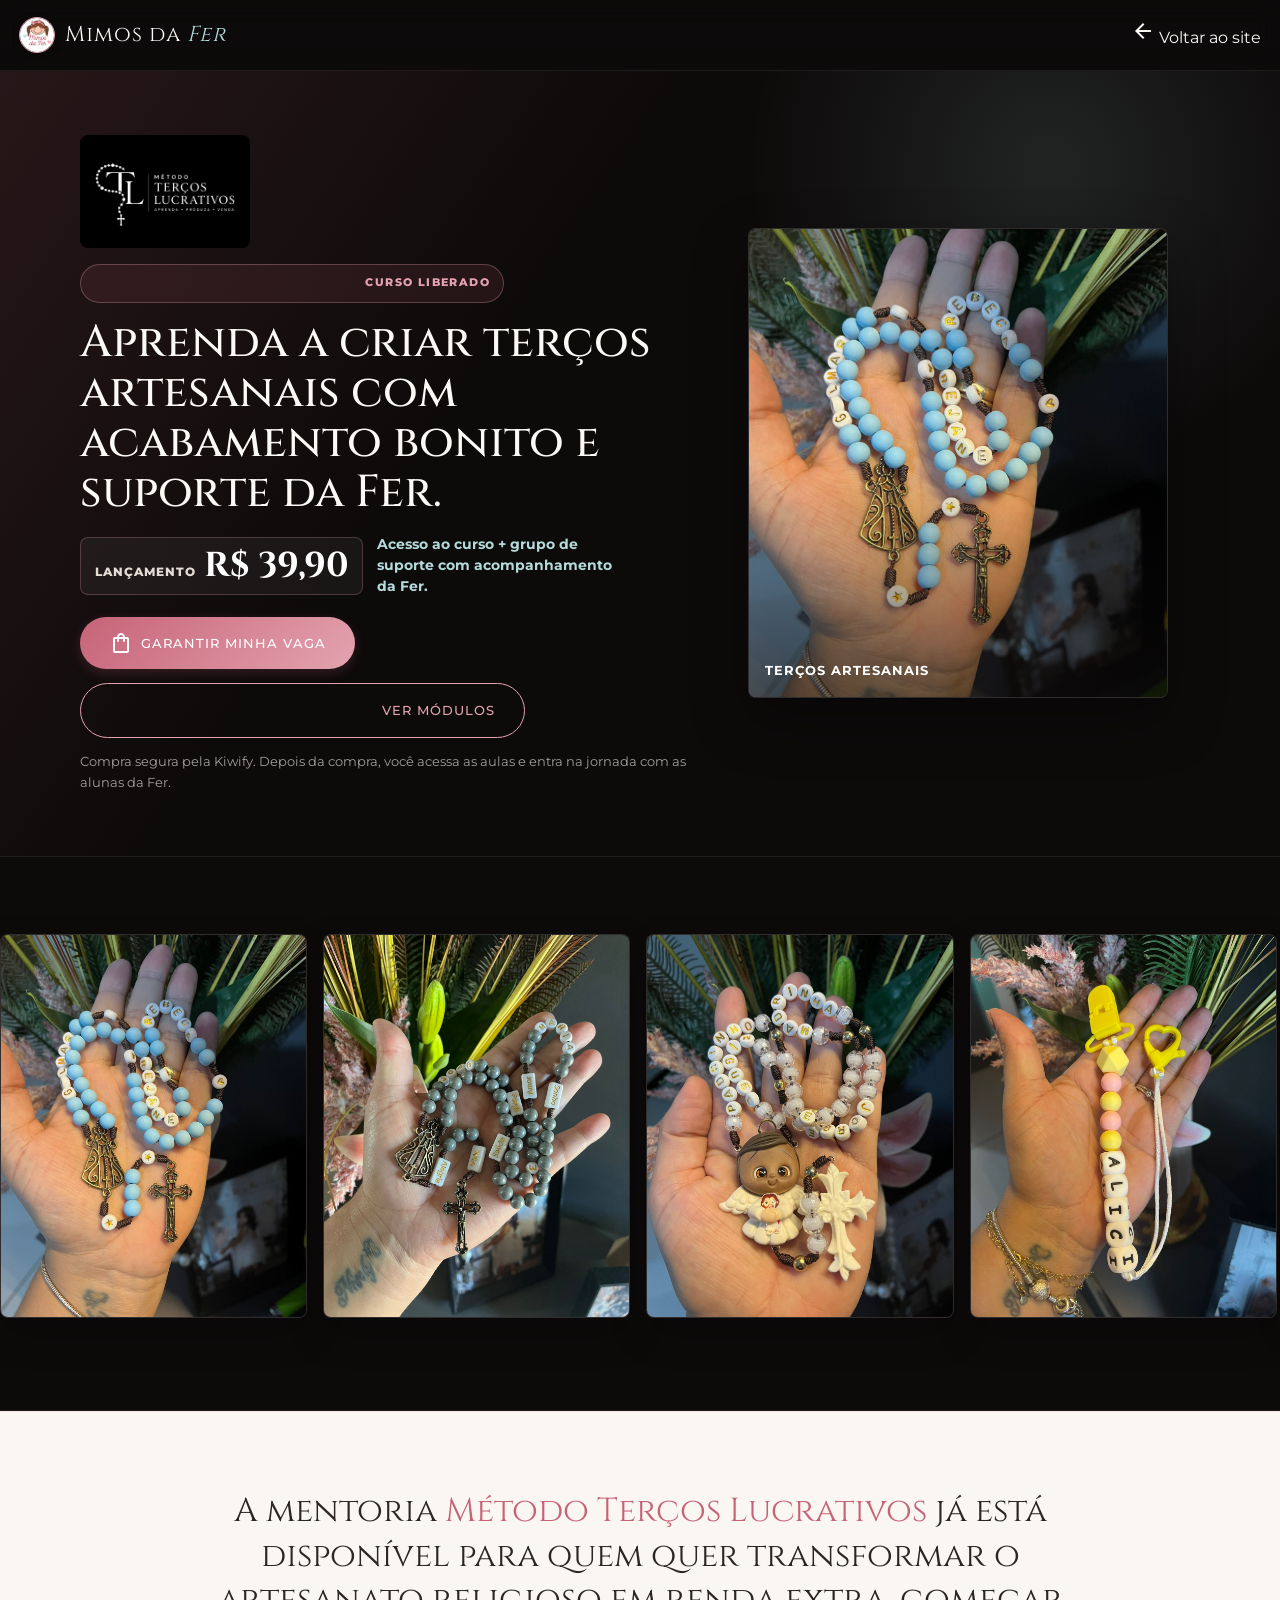
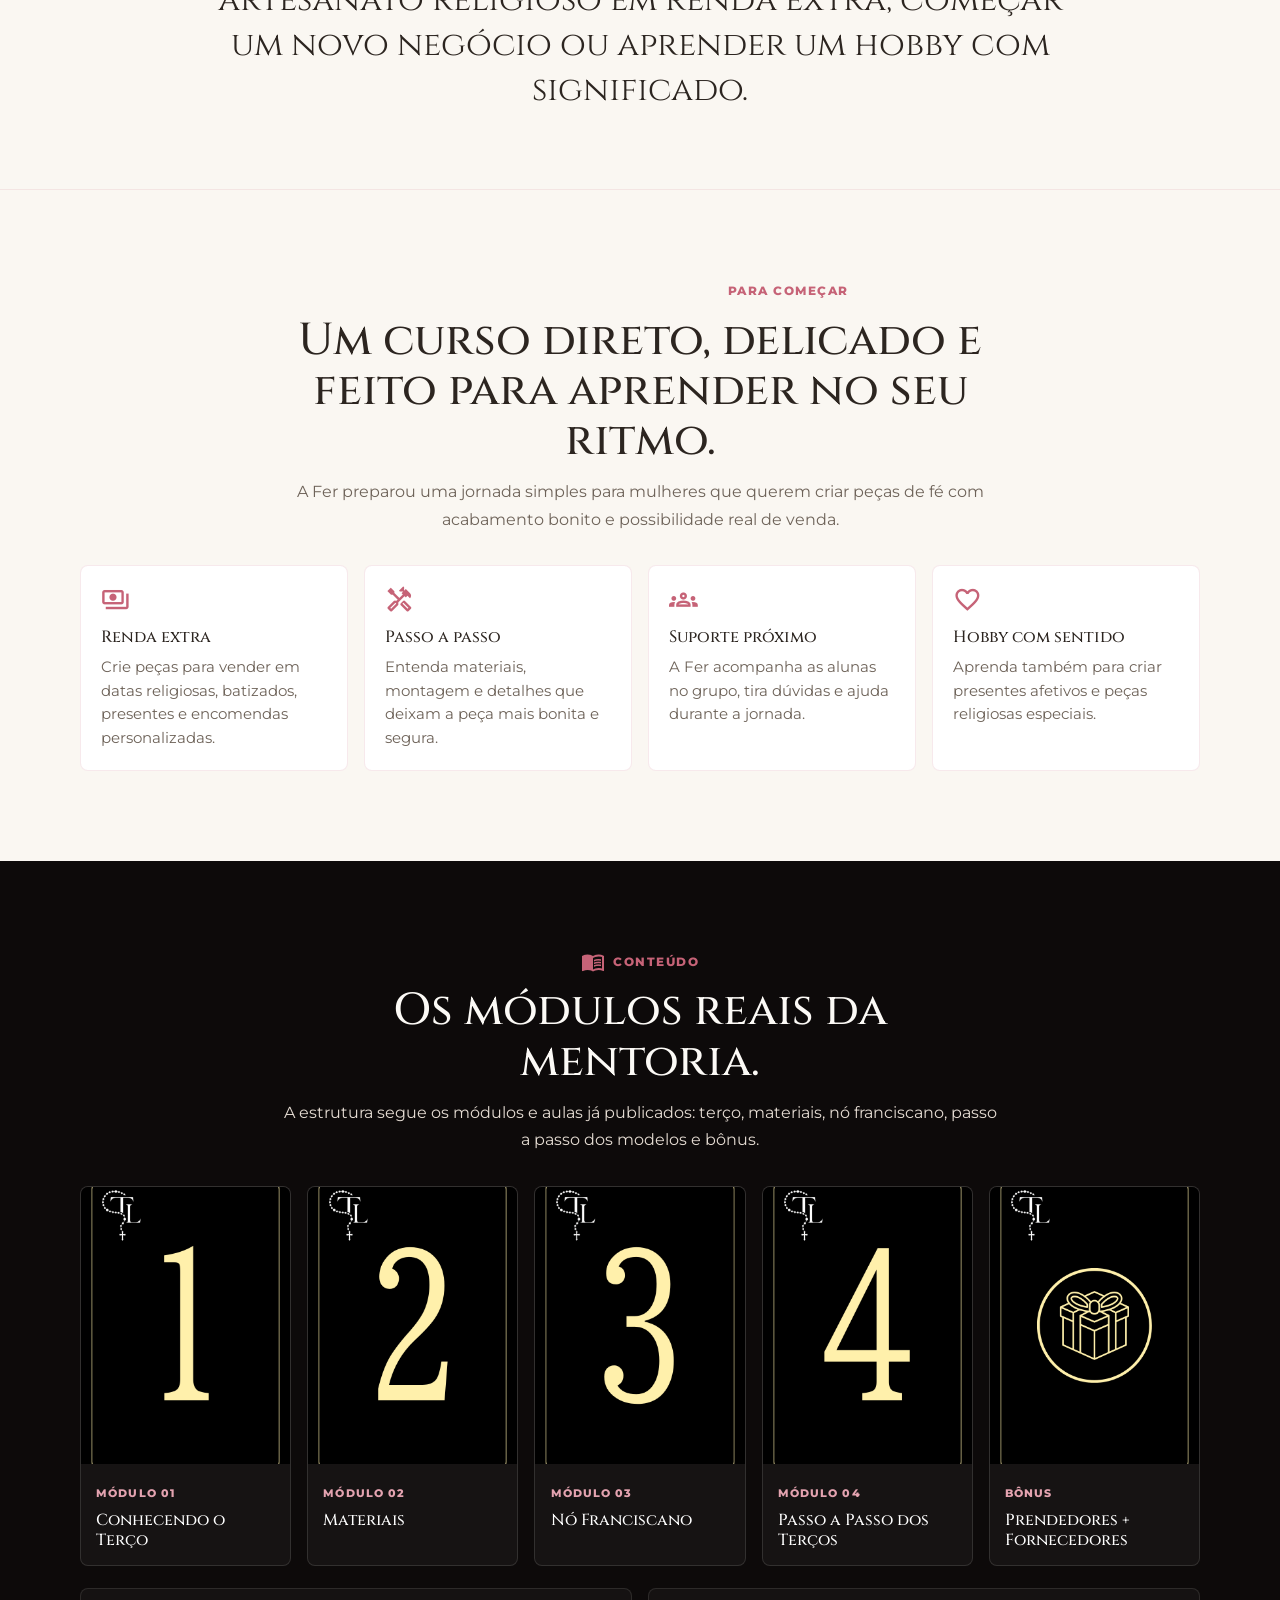
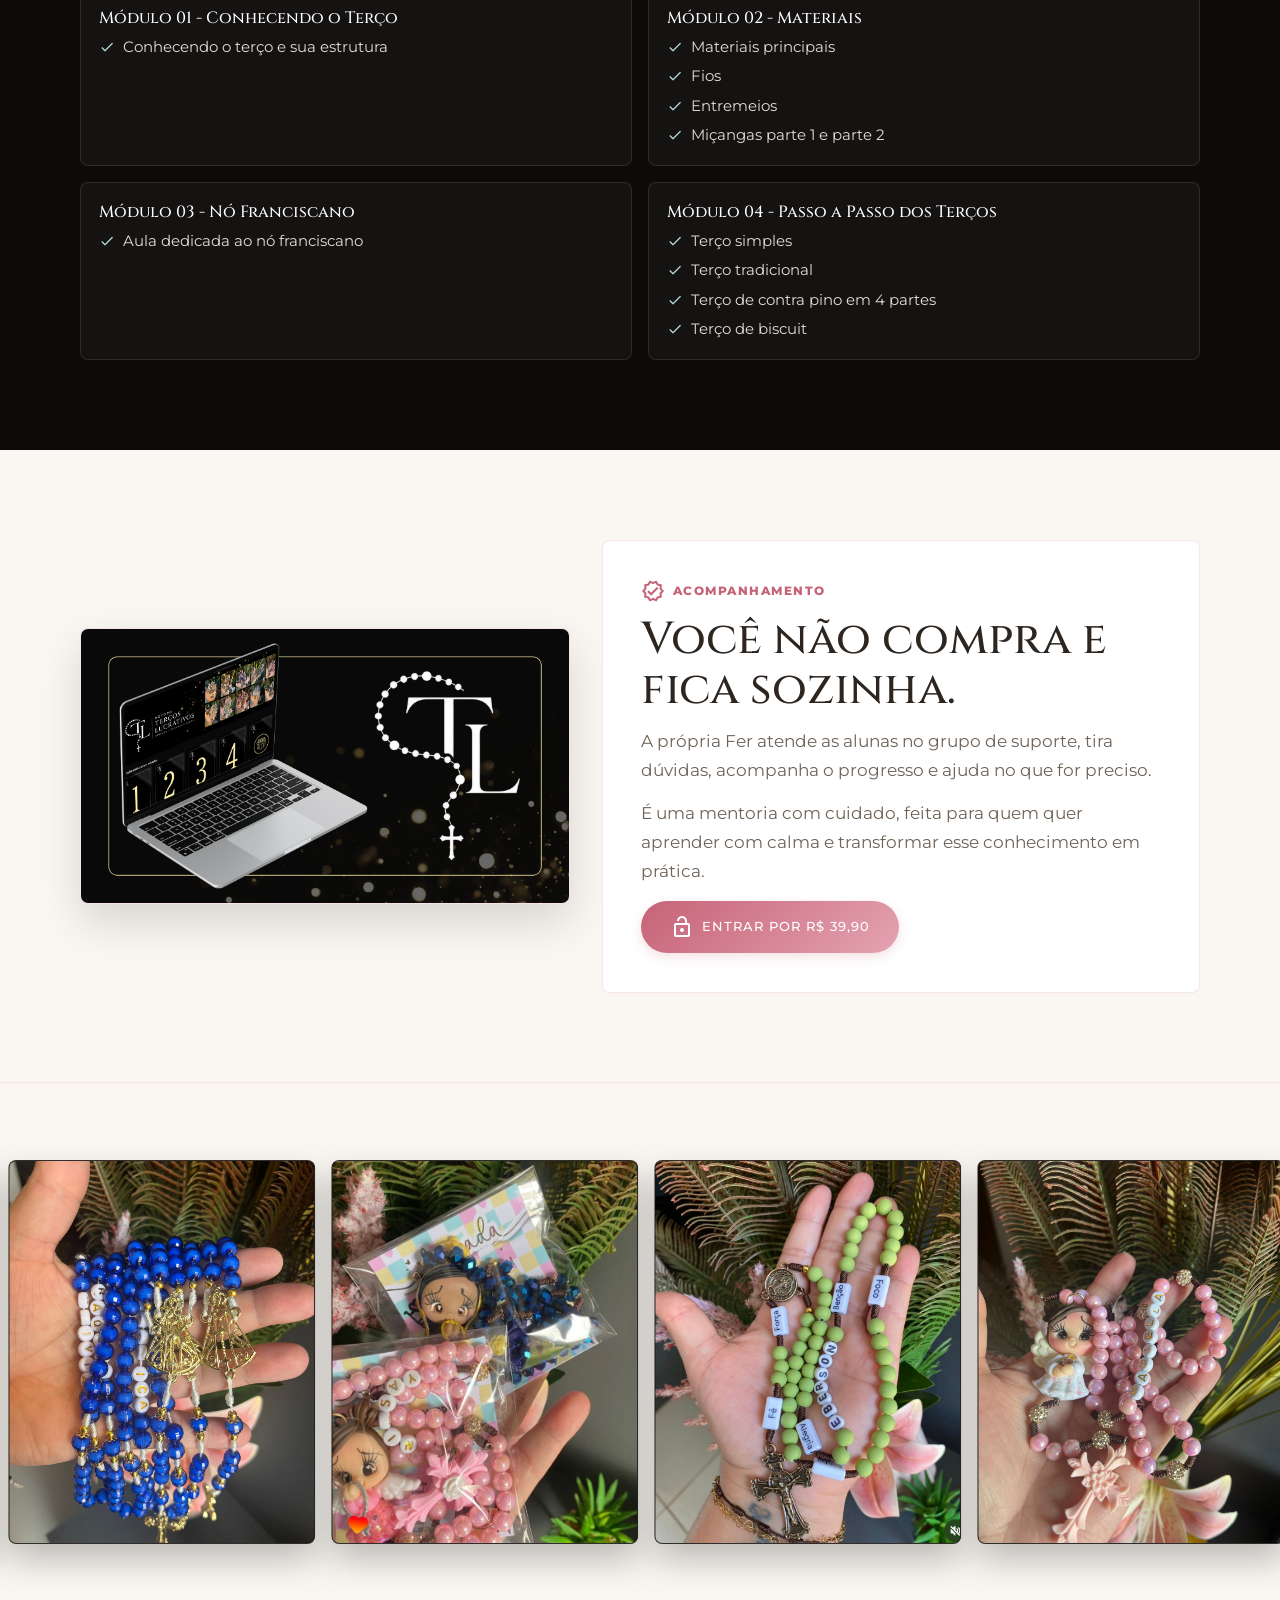
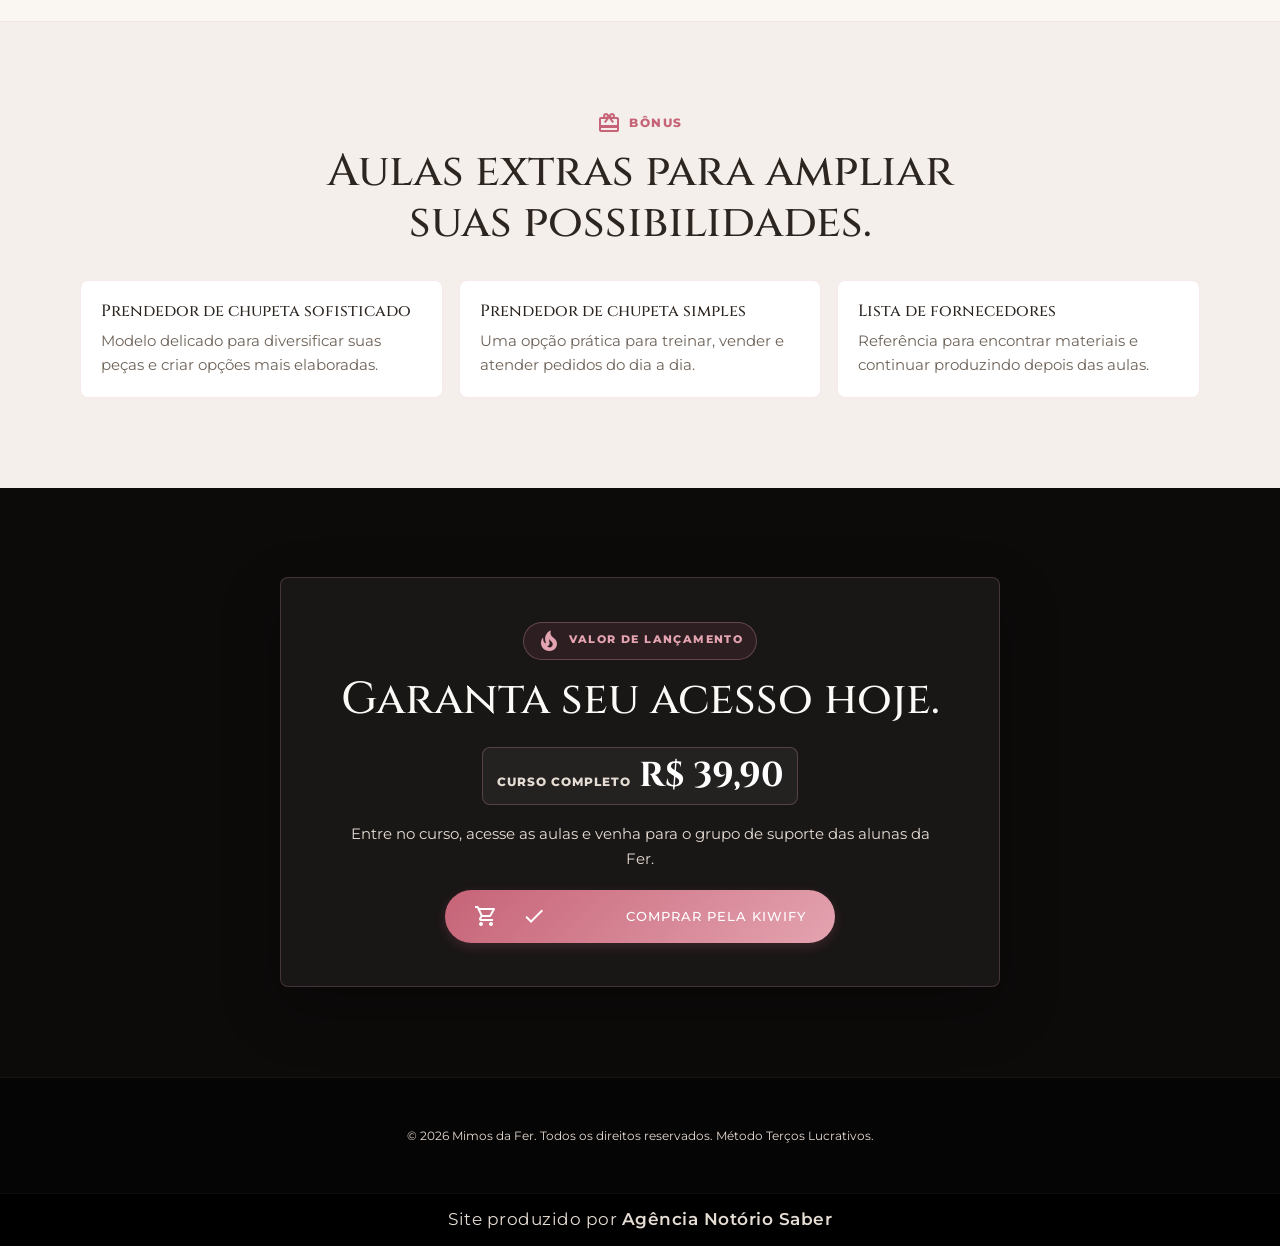
<file: lp-lancamento-fer/metodo-tl.html>
<!DOCTYPE html>
<html lang="pt-BR">
<head>
  <meta charset="UTF-8">
  <meta name="viewport" content="width=device-width, initial-scale=1.0">
  <meta name="description" content="Método Terços Lucrativos da Mimos da Fer. Aprenda a produzir terços, nó franciscano, prendedores e peças religiosas com suporte da Fer.">
  <meta name="author" content="Fernanda Paim">
  <meta property="og:title" content="Método Terços Lucrativos | Mimos da Fer">
  <meta property="og:description" content="Curso liberado por R$ 39,90 com módulos, bônus e suporte direto da Fer.">
  <meta property="og:image" content="kiwi/banner.png">
  <link rel="icon" type="image/png" href="kiwi/fav.png">
  <title>Método Terços Lucrativos | Curso Liberado</title>
  <link rel="stylesheet" href="style.css">
  <link href="https://fonts.googleapis.com/icon?family=Material+Icons+Outlined" rel="stylesheet">
  <style>
    body {
      background: #0d0a0a !important;
      color: var(--text-on-dark) !important;
    }

    .lp-page {
      background: #0d0a0a;
      overflow: hidden;
    }

    .lp-nav {
      position: sticky;
      top: 0;
      z-index: 30;
      background: rgba(13, 10, 10, 0.9);
      border-bottom: 1px solid rgba(252, 250, 246, 0.08);
      backdrop-filter: blur(14px);
    }

    .lp-nav .nav-container {
      padding: 0.72rem 1.2rem;
    }

    .lp-container {
      width: min(1120px, calc(100% - 32px));
      margin: 0 auto;
    }

    .lp-hero {
      padding: clamp(3.6rem, 7vw, 6rem) 0 clamp(3rem, 6vw, 5rem);
      background:
        linear-gradient(125deg, rgba(198, 99, 119, 0.14), transparent 38%),
        radial-gradient(circle at 82% 12%, rgba(180, 219, 220, 0.12), transparent 24%),
        #0d0a0a;
    }

    .lp-hero-grid {
      display: grid;
      grid-template-columns: minmax(0, 1.02fr) minmax(320px, 0.78fr);
      gap: clamp(2rem, 5vw, 4rem);
      align-items: center;
    }

    .lp-logo {
      width: min(230px, 72vw);
      border-radius: 8px;
      margin-bottom: 1.25rem;
      display: block;
    }

    .lp-pill {
      display: inline-flex;
      align-items: center;
      gap: 8px;
      padding: 0.46rem 0.86rem;
      border: 1px solid rgba(228, 163, 176, 0.3);
      border-radius: 999px;
      background: rgba(198, 99, 119, 0.12);
      color: var(--color-rose-pastel);
      font-size: 0.72rem;
      font-weight: 800;
      letter-spacing: 1.4px;
      text-transform: uppercase;
      margin-bottom: 1.05rem;
    }

    .lp-title {
      max-width: 620px;
      font-family: var(--font-title);
      font-size: clamp(2.15rem, 4.8vw, 3.9rem);
      line-height: 1.04;
      letter-spacing: 0;
      margin-bottom: 1.1rem;
    }

    .lp-title span {
      color: var(--color-rose-pastel);
    }

    .lp-copy {
      max-width: 670px;
      color: var(--text-on-dark-sub);
      font-size: clamp(1rem, 1.4vw, 1.1rem);
      line-height: 1.72;
      margin-bottom: 1.35rem;
    }

    .lp-offer-row {
      display: flex;
      gap: 0.9rem;
      align-items: center;
      flex-wrap: wrap;
      margin: 1rem 0 1.25rem;
    }

    .lp-price {
      display: inline-flex;
      align-items: baseline;
      gap: 0.5rem;
      padding: 0.78rem 0.95rem;
      border-radius: 8px;
      border: 1px solid rgba(228, 163, 176, 0.25);
      background: rgba(252, 250, 246, 0.05);
    }

    .lp-price small {
      color: var(--text-on-dark-sub);
      font-size: 0.72rem;
      font-weight: 800;
      letter-spacing: 1px;
      text-transform: uppercase;
    }

    .lp-price strong {
      font-family: var(--font-title);
      font-size: clamp(1.75rem, 3vw, 2.35rem);
      line-height: 1;
      color: #fff;
    }

    .lp-note {
      max-width: 280px;
      color: var(--color-mint);
      font-size: 0.94rem;
      line-height: 1.5;
      font-weight: 700;
    }

    .lp-actions {
      display: flex;
      flex-wrap: wrap;
      gap: 0.85rem;
      align-items: center;
    }

    .lp-actions .btn {
      min-height: 50px;
    }

    .lp-safe {
      margin-top: 0.85rem;
      color: rgba(252, 250, 246, 0.62);
      font-size: 0.84rem;
      line-height: 1.5;
    }

    .lp-visual {
      display: grid;
      gap: 1rem;
    }

    .lp-photo {
      height: min(52vw, 460px);
      min-height: 340px;
      border-radius: 8px;
      overflow: hidden;
      border: 1px solid rgba(252, 250, 246, 0.1);
      box-shadow: 0 24px 58px rgba(0, 0, 0, 0.36);
      background: #141010;
    }

    .lp-photo img {
      width: 100%;
      height: 100%;
      object-fit: cover;
      display: block;
    }

    .lp-mini-card {
      display: none !important;
      border-radius: 8px;
      border: 1px solid rgba(198, 99, 119, 0.18);
      background: var(--bg-light-primary);
      color: var(--text-on-light);
      padding: 0.85rem;
      display: grid;
      grid-template-columns: 108px 1fr;
      gap: 0.9rem;
      align-items: center;
    }

    .lp-mini-card img {
      width: 108px;
      border-radius: 6px;
      display: block;
    }

    .lp-mini-card strong {
      display: block;
      font-family: var(--font-title);
      font-size: 1rem;
      margin-bottom: 0.25rem;
    }

    .lp-mini-card span {
      color: var(--text-on-light-sub);
      font-size: 0.86rem;
      line-height: 1.45;
    }

    .lp-section {
      padding: clamp(3.4rem, 7vw, 5.8rem) 0;
    }

    .lp-section.light {
      background: var(--bg-light-primary);
      color: var(--text-on-light);
    }

    .lp-header {
      max-width: 720px;
      margin: 0 auto 2rem;
      text-align: center;
    }

    .lp-kicker {
      display: inline-flex;
      align-items: center;
      gap: 8px;
      margin-bottom: 0.75rem;
      color: var(--color-rose);
      text-transform: uppercase;
      letter-spacing: 1.5px;
      font-size: 0.72rem;
      font-weight: 800;
    }

    .lp-section-title {
      font-family: var(--font-title);
      font-size: clamp(1.85rem, 3.5vw, 3rem);
      line-height: 1.12;
      margin-bottom: 0.75rem;
      letter-spacing: 0;
    }

    .lp-section-title span {
      color: var(--color-rose);
    }

    .lp-section-copy {
      color: var(--text-on-light-sub);
      font-size: 1rem;
      line-height: 1.72;
    }

    .lp-dark-copy {
      color: var(--text-on-dark-sub);
    }

    .lp-benefits {
      display: grid;
      grid-template-columns: repeat(4, 1fr);
      gap: 1rem;
    }

    .lp-benefit {
      min-height: 176px;
      border-radius: 8px;
      border: 1px solid rgba(198, 99, 119, 0.14);
      background: #fff;
      padding: 1.25rem;
    }

    .lp-benefit .material-icons-outlined {
      color: var(--color-rose);
      font-size: 1.8rem;
      margin-bottom: 0.75rem;
    }

    .lp-benefit h3,
    .lp-bonus h3,
    .lp-lesson h3 {
      font-family: var(--font-title);
      font-size: 1.02rem;
      line-height: 1.3;
      margin-bottom: 0.5rem;
      letter-spacing: 0;
    }

    .lp-benefit p,
    .lp-bonus p {
      color: var(--text-on-light-sub);
      font-size: 0.92rem;
      line-height: 1.6;
    }

    .lp-modules {
      display: grid;
      grid-template-columns: repeat(5, 1fr);
      gap: 1rem;
    }

    .lp-module {
      border-radius: 8px;
      overflow: hidden;
      border: 1px solid rgba(252, 250, 246, 0.12);
      background: rgba(252, 250, 246, 0.04);
    }

    .lp-module img {
      width: 100%;
      aspect-ratio: 2 / 2.65;
      object-fit: cover;
      display: block;
      background: #141010;
    }

    .lp-module-body {
      min-height: 98px;
      padding: 0.95rem;
    }

    .lp-module small {
      color: var(--color-rose-pastel);
      font-size: 0.68rem;
      font-weight: 800;
      letter-spacing: 1.1px;
      text-transform: uppercase;
    }

    .lp-module h3 {
      color: #fff;
      font-family: var(--font-title);
      font-size: 1rem;
      line-height: 1.25;
      margin-top: 0.3rem;
      letter-spacing: 0;
    }

    .lp-lessons {
      display: grid;
      grid-template-columns: repeat(2, 1fr);
      gap: 1rem;
      margin-top: 1.4rem;
    }

    .lp-lesson {
      border-radius: 8px;
      border: 1px solid rgba(252, 250, 246, 0.1);
      background: rgba(252, 250, 246, 0.035);
      padding: 1.15rem;
    }

    .lp-lesson h3 {
      color: #fff;
    }

    .lp-lesson ul {
      display: grid;
      gap: 0.48rem;
      color: var(--text-on-dark-sub);
      font-size: 0.92rem;
      line-height: 1.48;
    }

    .lp-lesson li {
      display: flex;
      gap: 0.45rem;
    }

    .lp-lesson li::before {
      content: "check";
      font-family: "Material Icons Outlined";
      color: var(--color-mint);
      font-size: 1rem;
      line-height: 1.35;
    }

    .lp-support {
      display: grid;
      grid-template-columns: 0.9fr 1.1fr;
      gap: 2rem;
      align-items: center;
    }

    .lp-support-img {
      border-radius: 8px;
      overflow: hidden;
      border: 1px solid rgba(198, 99, 119, 0.18);
      background: #fff;
      box-shadow: 0 18px 44px rgba(0, 0, 0, 0.14);
    }

    .lp-support-img img {
      width: 100%;
      display: block;
    }

    .lp-support-text {
      border-radius: 8px;
      border: 1px solid rgba(198, 99, 119, 0.16);
      background: #fff;
      padding: clamp(1.4rem, 3vw, 2.4rem);
    }

    .lp-support-text p {
      color: var(--text-on-light-sub);
      line-height: 1.72;
      margin-bottom: 0.9rem;
    }

    .lp-bonuses {
      display: grid;
      grid-template-columns: repeat(3, 1fr);
      gap: 1rem;
    }

    .lp-bonus {
      border-radius: 8px;
      background: #fff;
      border: 1px solid rgba(198, 99, 119, 0.14);
      padding: 1.25rem;
    }

    .lp-final {
      max-width: 720px;
      margin: 0 auto;
      text-align: center;
      border-radius: 8px;
      border: 1px solid rgba(228, 163, 176, 0.22);
      background: rgba(252, 250, 246, 0.05);
      padding: clamp(1.5rem, 4vw, 2.7rem);
      box-shadow: 0 22px 58px rgba(0, 0, 0, 0.3);
    }

    .lp-final .lp-price {
      margin: 0.65rem auto 1rem;
    }

    .lp-sticky {
      display: none;
      position: fixed;
      left: 50%;
      bottom: 14px;
      transform: translateX(-50%);
      z-index: 50;
      width: min(520px, calc(100% - 24px));
      padding: 0.55rem;
      border-radius: 8px;
      border: 1px solid rgba(228, 163, 176, 0.24);
      background: rgba(13, 10, 10, 0.92);
      backdrop-filter: blur(14px);
      box-shadow: 0 14px 40px rgba(0, 0, 0, 0.42);
    }

    .lp-sticky .btn {
      width: 100%;
      justify-content: center;
    }

    @media (max-width: 980px) {
      .lp-hero-grid,
      .lp-support {
        grid-template-columns: 1fr;
      }

      .lp-visual {
        max-width: 620px;
        margin: 0 auto;
      }

      .lp-benefits,
      .lp-modules {
        grid-template-columns: repeat(2, 1fr);
      }

      .lp-modules .lp-module:last-child {
        grid-column: span 2;
      }
    }

    @media (max-width: 680px) {
      .lp-nav .logo-text {
        display: none;
      }

      .lp-hero {
        padding-top: 2.4rem;
      }

      .lp-photo {
        height: 360px;
        min-height: 360px;
      }

      .lp-mini-card {
      display: none !important;
        grid-template-columns: 88px 1fr;
      }

      .lp-mini-card img {
        width: 88px;
      }

      .lp-benefits,
      .lp-modules,
      .lp-lessons,
      .lp-bonuses {
        grid-template-columns: 1fr;
      }

      .lp-modules .lp-module:last-child {
        grid-column: auto;
      }

      .lp-actions .btn {
        width: 100%;
        justify-content: center;
      }

      .lp-sticky {
        display: block;
      }
    }
  
    /* UX polish: primeira dobra compacta e orientada a conversao */
    .lp-page h1,
    .lp-page h2,
    .lp-page h3 {
      text-transform: none !important;
      letter-spacing: 0 !important;
    }

    .lp-hero {
      padding: clamp(2.4rem, 5vw, 4rem) 0 clamp(2.5rem, 5vw, 4rem) !important;
    }

    .lp-hero-grid {
      grid-template-columns: minmax(0, 0.95fr) minmax(320px, 420px) !important;
      gap: clamp(2rem, 4vw, 3.2rem) !important;
      align-items: center !important;
    }

    .lp-logo {
      width: min(170px, 58vw) !important;
      margin-bottom: 1rem !important;
    }

    .lp-pill {
      font-size: 0.66rem !important;
      padding: 0.4rem 0.78rem !important;
      margin-bottom: 0.9rem !important;
    }

    .lp-title {
      max-width: 600px !important;
      font-size: clamp(1.95rem, 3.5vw, 3rem) !important;
      line-height: 1.12 !important;
      margin-bottom: 1rem !important;
    }

    .lp-copy {
      max-width: 610px !important;
      font-size: clamp(0.96rem, 1.1vw, 1.04rem) !important;
      line-height: 1.66 !important;
      margin-bottom: 1.15rem !important;
    }

    .lp-offer-row {
      margin: 0.95rem 0 1.2rem !important;
      gap: 0.85rem !important;
    }

    .lp-price {
      padding: 0.65rem 0.85rem !important;
    }

    .lp-price strong {
      font-size: clamp(1.7rem, 2.7vw, 2.25rem) !important;
    }

    .lp-note {
      max-width: 250px !important;
      font-size: 0.88rem !important;
    }

    .lp-visual {
      display: block !important;
    }

    .lp-photo {
      height: clamp(300px, 34vw, 410px) !important;
      min-height: 0 !important;
      box-shadow: 0 18px 46px rgba(0, 0, 0, 0.34) !important;
    }

    .lp-photo img {
      object-position: center !important;
    }

    .lp-mini-card {
      display: none !important;
    }

    @media (max-width: 980px) {
      .lp-hero-grid {
        grid-template-columns: 1fr !important;
      }
      .lp-title,
      .lp-copy {
        max-width: 720px !important;
      }
      .lp-visual {
        max-width: 520px !important;
        margin: 0 auto !important;
      }
    }

    @media (max-width: 680px) {
      .lp-title {
        font-size: clamp(1.85rem, 9vw, 2.45rem) !important;
      }
      .lp-photo {
        height: 320px !important;
        min-height: 0 !important;
      }
    }

    .lp-intro-band {
      padding: clamp(3rem, 6vw, 4.8rem) 0;
      background: var(--bg-light-primary);
      color: var(--text-on-light);
      border-top: 1px solid rgba(198, 99, 119, 0.12);
      border-bottom: 1px solid rgba(198, 99, 119, 0.12);
    }

    .lp-intro-text {
      max-width: 860px;
      margin: 0 auto;
      text-align: center;
      font-family: var(--font-title);
      font-size: clamp(1.45rem, 2.6vw, 2.45rem);
      line-height: 1.34;
      color: var(--text-on-light);
      text-transform: none !important;
      letter-spacing: 0 !important;
    }

    .lp-intro-text span {
      color: var(--color-rose);
    }

    .lp-rosary-carousel {
      position: relative;
      height: clamp(340px, 38vw, 470px);
      overflow: hidden;
      border-radius: 8px;
      border: 1px solid rgba(252, 250, 246, 0.12);
      background: #141010;
      box-shadow: 0 22px 54px rgba(0, 0, 0, 0.36);
    }
    .lp-rosary-track { display: flex; height: 100%; animation: lpHeroSlide 28s infinite ease-in-out; }
    .lp-rosary-slide { min-width: 100%; height: 100%; position: relative; }
    .lp-rosary-slide img { width: 100%; height: 100%; object-fit: cover; display: block; }
    .lp-rosary-slide::after { content: ""; position: absolute; inset: 0; background: linear-gradient(to top, rgba(13, 10, 10, 0.58), transparent 48%); pointer-events: none; }
    .lp-rosary-caption { position: absolute; left: 1rem; right: 1rem; bottom: 1rem; z-index: 2; color: #fff; font-size: 0.82rem; font-weight: 700; letter-spacing: 1px; text-transform: uppercase; }
    @keyframes lpHeroSlide { 0%, 17% { transform: translateX(0); } 20%, 37% { transform: translateX(-100%); } 40%, 57% { transform: translateX(-200%); } 60%, 77% { transform: translateX(-300%); } 80%, 97% { transform: translateX(-400%); } 100% { transform: translateX(0); } }

    .lp-gallery-band { padding: clamp(3rem, 6vw, 5rem) 0; background: #0d0a0a; border-top: 1px solid rgba(252, 250, 246, 0.08); border-bottom: 1px solid rgba(252, 250, 246, 0.08); overflow: hidden; }
    .lp-gallery-head { width: min(1120px, calc(100% - 32px)); margin: 0 auto 1.6rem; display: flex; align-items: end; justify-content: space-between; gap: 1.5rem; }
    .lp-gallery-head h2 { max-width: 620px; color: #fff; font-family: var(--font-title); font-size: clamp(1.8rem, 3vw, 2.55rem); line-height: 1.14; text-transform: none !important; letter-spacing: 0 !important; }
    .lp-gallery-head p { max-width: 360px; color: var(--text-on-dark-sub); line-height: 1.6; font-size: 0.96rem; }
    .lp-marquee { display: flex; gap: 1rem; width: max-content; animation: lpMarqueeLeft 46s linear infinite; margin-bottom: 1rem; }
    .lp-marquee.reverse { animation-name: lpMarqueeRight; transform: translateX(-50%); }
    .lp-marquee-item { width: clamp(220px, 24vw, 330px); aspect-ratio: 4 / 5; border-radius: 8px; overflow: hidden; border: 1px solid rgba(252, 250, 246, 0.12); background: #141010; box-shadow: 0 16px 34px rgba(0, 0, 0, 0.25); flex: 0 0 auto; }
    .lp-marquee-item img { width: 100%; height: 100%; object-fit: cover; display: block; transition: transform 0.4s ease; }
    .lp-marquee-item:hover img { transform: scale(1.04); }
    @keyframes lpMarqueeLeft { from { transform: translateX(0); } to { transform: translateX(-50%); } }
    @keyframes lpMarqueeRight { from { transform: translateX(-50%); } to { transform: translateX(0); } }
    @media (max-width: 760px) { .lp-gallery-head { display: block; } .lp-gallery-head p { margin-top: 0.75rem; } .lp-rosary-carousel { height: 360px; } }

    .lp-gallery-band.lp-gallery-lower {
      background: var(--bg-light-primary);
      border-top: 1px solid rgba(198, 99, 119, 0.12);
      border-bottom: 1px solid rgba(198, 99, 119, 0.12);
    }

    .lp-gallery-band.lp-gallery-lower .lp-marquee {
      margin-bottom: 0;
    }
  </style>
</head>
<body>
  <main class="lp-page">
    <header class="lp-nav">
      <nav class="nav-container">
        <a href="index.html" class="logo-link">
          <img src="logo-mimos.jpeg" alt="Mimos da Fer Logo" class="nav-logo-img">
          <span class="logo-text">Mimos da <span>Fer</span></span>
        </a>
        <a href="index.html" class="back-home" style="margin-top: 0;">
          <span class="material-icons-outlined">arrow_back</span> Voltar ao site
        </a>
      </nav>
    </header>

    <section class="lp-hero">
      <div class="lp-container lp-hero-grid">
        <div class="reveal">
          <img class="lp-logo" src="logo.jpeg" alt="Método Terços Lucrativos">
          <span class="lp-pill"><span class="material-icons-outlined">celebration</span> Curso liberado</span>
          <h1 class="lp-title">Aprenda a criar terços artesanais com acabamento bonito e suporte da Fer.</h1>
          <div class="lp-offer-row">
            <div class="lp-price"><small>Lançamento</small><strong>R$ 39,90</strong></div>
            <p class="lp-note">Acesso ao curso + grupo de suporte com acompanhamento da Fer.</p>
          </div>
          <div class="lp-actions">
            <a href="https://pay.kiwify.com.br/PGA4mul" target="_blank" rel="noopener" class="btn btn-primary"><span class="material-icons-outlined">shopping_bag</span> Garantir minha vaga</a>
            <a href="#conteudo" class="btn btn-secondary"><span class="material-icons-outlined">play_lesson</span> Ver módulos</a>
          </div>
          <p class="lp-safe">Compra segura pela Kiwify. Depois da compra, você acessa as aulas e entra na jornada com as alunas da Fer.</p>
        </div>
        <div class="lp-visual reveal delay-2">
          <div class="lp-rosary-carousel" aria-label="Fotos de terços feitos pela Mimos da Fer">
            <div class="lp-rosary-track">
              <div class="lp-rosary-slide"><img src="fotos terços/WhatsApp Image 2026-05-26 at 15.38.07.jpeg" alt="Terço artesanal com pérolas"><span class="lp-rosary-caption">Terços artesanais</span></div>
              <div class="lp-rosary-slide"><img src="fotos terços/WhatsApp Image 2026-05-26 at 15.38.08.jpeg" alt="Terço religioso personalizado"><span class="lp-rosary-caption">Peças de fé</span></div>
              <div class="lp-rosary-slide"><img src="fotos terços/WhatsApp Image 2026-05-26 at 15.38.06.jpeg" alt="Terço dourado personalizado"><span class="lp-rosary-caption">Acabamento delicado</span></div>
              <div class="lp-rosary-slide"><img src="fotos terços/WhatsApp Image 2026-05-26 at 15.40.46.jpeg" alt="Rosário artesanal"><span class="lp-rosary-caption">Modelos para inspirar</span></div>
              <div class="lp-rosary-slide"><img src="fotos terços/WhatsApp Image 2026-05-26 at 15.38.11 (3).jpeg" alt="Terço premium com cristais"><span class="lp-rosary-caption">Aprenda na prática</span></div>
            </div>
          </div>
        </div>
      </div>
    </section>

    
    
    <section class="lp-gallery-band" aria-label="Galeria de terços">
      <div class="lp-marquee">
        <div class="lp-marquee-item"><img src="fotos terços/WhatsApp Image 2026-05-26 at 15.38.07.jpeg" alt="Terço artesanal"></div>
        <div class="lp-marquee-item"><img src="fotos terços/WhatsApp Image 2026-05-26 at 15.38.08.jpeg" alt="Terço de devoção"></div>
        <div class="lp-marquee-item"><img src="fotos terços/WhatsApp Image 2026-05-26 at 15.38.06.jpeg" alt="Terço dourado"></div>
        <div class="lp-marquee-item"><img src="fotos terços/WhatsApp Image 2026-05-26 at 15.40.46.jpeg" alt="Rosário artesanal"></div>
        <div class="lp-marquee-item"><img src="fotos terços/WhatsApp Image 2026-05-26 at 15.38.11 (3).jpeg" alt="Terço delicado"></div>
        <div class="lp-marquee-item"><img src="fotos terços/WhatsApp Image 2026-05-26 at 15.38.07 (2).jpeg" alt="Terço com entremeio"></div>
        <div class="lp-marquee-item"><img src="fotos terços/WhatsApp Image 2026-05-26 at 15.38.07.jpeg" alt="Terço artesanal"></div>
        <div class="lp-marquee-item"><img src="fotos terços/WhatsApp Image 2026-05-26 at 15.38.08.jpeg" alt="Terço de devoção"></div>
      </div>
      
    </section>
    <section class="lp-intro-band">
      <div class="lp-container">
        <p class="lp-intro-text">A mentoria <span>Método Terços Lucrativos</span> já está disponível para quem quer transformar o artesanato religioso em renda extra, começar um novo negócio ou aprender um hobby com significado.</p>
      </div>
    </section>
    <section class="lp-section light">
      <div class="lp-container">
        <div class="lp-header reveal">
          <span class="lp-kicker"><span class="material-icons-outlined">auto_awesome</span> Para começar</span>
          <h2 class="lp-section-title">Um curso direto, delicado e feito para aprender no seu ritmo.</h2>
          <p class="lp-section-copy">A Fer preparou uma jornada simples para mulheres que querem criar peças de fé com acabamento bonito e possibilidade real de venda.</p>
        </div>
        <div class="lp-benefits reveal delay-1">
          <article class="lp-benefit"><span class="material-icons-outlined">payments</span><h3>Renda extra</h3><p>Crie peças para vender em datas religiosas, batizados, presentes e encomendas personalizadas.</p></article>
          <article class="lp-benefit"><span class="material-icons-outlined">handyman</span><h3>Passo a passo</h3><p>Entenda materiais, montagem e detalhes que deixam a peça mais bonita e segura.</p></article>
          <article class="lp-benefit"><span class="material-icons-outlined">groups</span><h3>Suporte próximo</h3><p>A Fer acompanha as alunas no grupo, tira dúvidas e ajuda durante a jornada.</p></article>
          <article class="lp-benefit"><span class="material-icons-outlined">favorite_border</span><h3>Hobby com sentido</h3><p>Aprenda também para criar presentes afetivos e peças religiosas especiais.</p></article>
        </div>
      </div>
    </section>

    <section class="lp-section" id="conteudo">
      <div class="lp-container">
        <div class="lp-header reveal">
          <span class="lp-kicker"><span class="material-icons-outlined">menu_book</span> Conteúdo</span>
          <h2 class="lp-section-title">Os módulos reais da mentoria.</h2>
          <p class="lp-section-copy lp-dark-copy">A estrutura segue os módulos e aulas já publicados: terço, materiais, nó franciscano, passo a passo dos modelos e bônus.</p>
        </div>
        <div class="lp-modules reveal delay-1">
          <article class="lp-module"><img src="kiwi/modulso/1.png" alt="Módulo 01"><div class="lp-module-body"><small>Módulo 01</small><h3>Conhecendo o Terço</h3></div></article>
          <article class="lp-module"><img src="kiwi/modulso/2.png" alt="Módulo 02"><div class="lp-module-body"><small>Módulo 02</small><h3>Materiais</h3></div></article>
          <article class="lp-module"><img src="kiwi/modulso/3.png" alt="Módulo 03"><div class="lp-module-body"><small>Módulo 03</small><h3>Nó Franciscano</h3></div></article>
          <article class="lp-module"><img src="kiwi/modulso/4.png" alt="Módulo 04"><div class="lp-module-body"><small>Módulo 04</small><h3>Passo a Passo dos Terços</h3></div></article>
          <article class="lp-module"><img src="kiwi/modulso/5.png" alt="Bônus"><div class="lp-module-body"><small>Bônus</small><h3>Prendedores + Fornecedores</h3></div></article>
        </div>
        <div class="lp-lessons reveal delay-2">
          <div class="lp-lesson"><h3>Módulo 01 - Conhecendo o Terço</h3><ul><li>Conhecendo o terço e sua estrutura</li></ul></div>
          <div class="lp-lesson"><h3>Módulo 02 - Materiais</h3><ul><li>Materiais principais</li><li>Fios</li><li>Entremeios</li><li>Miçangas parte 1 e parte 2</li></ul></div>
          <div class="lp-lesson"><h3>Módulo 03 - Nó Franciscano</h3><ul><li>Aula dedicada ao nó franciscano</li></ul></div>
          <div class="lp-lesson"><h3>Módulo 04 - Passo a Passo dos Terços</h3><ul><li>Terço simples</li><li>Terço tradicional</li><li>Terço de contra pino em 4 partes</li><li>Terço de biscuit</li></ul></div>
        </div>
      </div>
    </section>
    <section class="lp-section light">
      <div class="lp-container lp-support">
        <div class="lp-support-img reveal"><img src="kiwi/area de membros TL.png" alt="Área de membros do Método Terços Lucrativos"></div>
        <div class="lp-support-text reveal delay-1">
          <span class="lp-kicker"><span class="material-icons-outlined">verified</span> Acompanhamento</span>
          <h2 class="lp-section-title">Você não compra e fica sozinha.</h2>
          <p>A própria Fer atende as alunas no grupo de suporte, tira dúvidas, acompanha o progresso e ajuda no que for preciso.</p>
          <p>É uma mentoria com cuidado, feita para quem quer aprender com calma e transformar esse conhecimento em prática.</p>
          <a href="https://pay.kiwify.com.br/PGA4mul" target="_blank" rel="noopener" class="btn btn-primary"><span class="material-icons-outlined">lock_open</span> Entrar por R$ 39,90</a>
        </div>
      </div>
    </section>

    
    <section class="lp-gallery-band lp-gallery-lower" aria-label="Mais fotos de terços e peças religiosas">
      <div class="lp-marquee reverse">
        <div class="lp-marquee-item"><img src="fotos terços/WhatsApp Image 2026-05-26 at 15.38.11 (1).jpeg" alt="Lembrancinha religiosa"></div>
        <div class="lp-marquee-item"><img src="fotos terços/WhatsApp Image 2026-05-26 at 15.38.09 (1).jpeg" alt="Prendedor artesanal"></div>
        <div class="lp-marquee-item"><img src="fotos terços/WhatsApp Image 2026-05-26 at 15.38.10.jpeg" alt="Terço infantil"></div>
        <div class="lp-marquee-item"><img src="fotos terços/WhatsApp Image 2026-05-26 at 15.38.08 (1).jpeg" alt="Terço de parede"></div>
        <div class="lp-marquee-item"><img src="fotos terços/WhatsApp Image 2026-05-26 at 15.38.09 (3).jpeg" alt="Peça religiosa personalizada"></div>
        <div class="lp-marquee-item"><img src="fotos terços/WhatsApp Image 2026-05-26 at 15.40.46 (1).jpeg" alt="Rosário prateado"></div>
        <div class="lp-marquee-item"><img src="fotos terços/WhatsApp Image 2026-05-26 at 15.38.11 (1).jpeg" alt="Lembrancinha religiosa"></div>
        <div class="lp-marquee-item"><img src="fotos terços/WhatsApp Image 2026-05-26 at 15.38.09 (1).jpeg" alt="Prendedor artesanal"></div>
      </div>
    </section>
    <section class="lp-section light" style="background: var(--bg-light-secondary);">
      <div class="lp-container">
        <div class="lp-header reveal">
          <span class="lp-kicker"><span class="material-icons-outlined">redeem</span> Bônus</span>
          <h2 class="lp-section-title">Aulas extras para ampliar suas possibilidades.</h2>
        </div>
        <div class="lp-bonuses reveal delay-1">
          <article class="lp-bonus"><h3>Prendedor de chupeta sofisticado</h3><p>Modelo delicado para diversificar suas peças e criar opções mais elaboradas.</p></article>
          <article class="lp-bonus"><h3>Prendedor de chupeta simples</h3><p>Uma opção prática para treinar, vender e atender pedidos do dia a dia.</p></article>
          <article class="lp-bonus"><h3>Lista de fornecedores</h3><p>Referência para encontrar materiais e continuar produzindo depois das aulas.</p></article>
        </div>
      </div>
    </section>

    <section class="lp-section">
      <div class="lp-container">
        <div class="lp-final reveal">
          <span class="lp-pill"><span class="material-icons-outlined">local_fire_department</span> Valor de lançamento</span>
          <h2 class="lp-section-title">Garanta seu acesso hoje.</h2>
          <div class="lp-price"><small>Curso completo</small><strong>R$ 39,90</strong></div>
          <p class="lp-copy" style="margin-left: auto; margin-right: auto;">Entre no curso, acesse as aulas e venha para o grupo de suporte das alunas da Fer.</p>
          <a href="https://pay.kiwify.com.br/PGA4mul" target="_blank" rel="noopener" class="btn btn-primary"><span class="material-icons-outlined">shopping_cart_checkout</span> Comprar pela Kiwify</a>
        </div>
      </div>
    </section>
  </main>

  <footer class="footer-main" style="padding: 3rem 0; text-align: center;">
    <p style="font-size: 0.75rem; color: var(--text-on-dark-sub);">&copy; 2026 Mimos da Fer. Todos os direitos reservados. Método Terços Lucrativos.</p>
  </footer>
  <div class="developer-footer"><p>Site produzido por <a href="http://notoriosaber.online/" target="_blank" rel="noopener">Agência Notório Saber</a></p></div>
  <div class="lp-sticky"><a href="https://pay.kiwify.com.br/PGA4mul" target="_blank" rel="noopener" class="btn btn-primary"><span class="material-icons-outlined">shopping_bag</span> Comprar por R$ 39,90</a></div>
  <script src="script.js"></script>
</body>
</html>
</file>
<file: style.css>
/* 
 * ESTILO VISUAL PREMIUM, EDITORIAL & MOBILE-FIRST - MIMOS DA FER
 * Design System: Alternância de dobras claras (Creme/Linho) e escuras (Espresso Veludo).
 * Tipografia: Cormorant Garamond (Elegância leve) & Montserrat (Alta legibilidade comercial).
 */

@import url('https://fonts.googleapis.com/css2?family=Cinzel:wght@400;500;600;700&family=Montserrat:wght@300;400;500;600;700&display=swap');

/* --- VARIÁVEIS DE DESIGN SYSTEM (Champagne, Dusty Rose & Pastel Mint) --- */
:root {
  /* Cores Dobras Escuras (Veludo / Espresso) */
  --bg-dark-primary: #0D0A0A;
  --bg-dark-secondary: #141010;
  --bg-dark-tertiary: #1B1616;
  --border-dark: rgba(198, 99, 119, 0.12); /* Use subtle brand rose for borders */
  
  /* Cores Dobras Claras (Creme / Linho / Editorial) */
  --bg-light-primary: #FAF7F2;     /* Fundo creme acolhedor, limpo e sofisticado */
  --bg-light-secondary: #F5EFEB;   /* Creme com toque sutil de rosa da logo */
  --border-light: rgba(198, 99, 119, 0.08); /* Delicate rose accent for borders */
  
  /* Cores da Logo da Fer (Elegantes, Afetuosas & Premium) */
  --color-rose: #C66377;           /* O rosa chique da logo */
  --color-rose-light: #F7E6E8;     /* Rosa super claro para sutilezas e hovers */
  --color-rose-pastel: #E4A3B0;    /* Rosa pastel para hovers e botões secundários */
  --color-mint: #B4DBDC;           /* O azul/verde pastel delicado da logo */
  --color-mint-dark: #6C9A9C;      /* Azul/verde de contraste */
  
  /* Textos (Legibilidade Otimizada) */
  --text-on-dark: #FCFAF6;        /* Marfim para fundos escuros */
  --text-on-dark-sub: #E5DCD3;    /* Linho claro para altíssima legibilidade em escuros */
  
  --text-on-light: #2C2520;       /* Café escuro para altíssimo contraste em claros */
  --text-on-light-sub: #6E6359;   /* Tom médio para apoios em claros */
  
  /* Tipografia */
  --font-title: 'Cinzel', serif;   /* Revertido para Cinzel de acordo com a primeira versão */
  --font-body: 'Montserrat', sans-serif;
  
  /* Transições suaves */
  --transition-smooth: all 0.4s cubic-bezier(0.16, 1, 0.3, 1);
  --transition-fast: all 0.2s ease;
  
  /* Altura mínima de toque recomendada para celulares */
  --touch-target: 48px;
}

/* --- RESET & CONFIGURAÇÕES BÁSICAS --- */
*, *::before, *::after {
  box-sizing: border-box;
  margin: 0;
  padding: 0;
}

html {
  scroll-behavior: smooth;
  font-size: 16px; /* Base 16px para garantir boa legibilidade */
}

body {
  font-family: var(--font-body);
  line-height: 1.6;
  overflow-x: hidden;
  -webkit-font-smoothing: antialiased;
  background-color: var(--bg-light-primary); /* Padrão claro */
  color: var(--text-on-light);
}

/* Reset Global de Links (Remove azul e sublinhados indesejados) */
a, a:visited, a:hover, a:active {
  color: inherit !important;
  text-decoration: none !important;
  transition: var(--transition-fast);
}

/* Scrollbar sutil */
::-webkit-scrollbar {
  width: 6px;
}
::-webkit-scrollbar-track {
  background: var(--bg-dark-primary);
}
::-webkit-scrollbar-thumb {
  background: var(--color-rose);
  border-radius: 3px;
}

/* --- TYPOGRAPHY & LEGIBILIDADE --- */
h1, h2, h3, h4, h5, h6 {
  font-family: var(--font-title);
  font-weight: 500;
  letter-spacing: 1.5px; /* Cinzel se beneficia muito de maior espaçamento */
  line-height: 1.3;
  text-transform: uppercase; /* Estilo gravado clássico e luxuoso */
}

/* Garante que textos de parágrafos tenham tamanho legível em qualquer lugar */
p {
  font-size: 1.05rem; /* Aumentado de 1rem para 1.05rem para leitura perfeita */
  font-weight: 400; /* Regular para legibilidade comercial perfeita */
}

/* --- BOTÕES PREMIUM (MOBILE-FIRST) --- */
.btn {
  display: inline-flex;
  align-items: center;
  justify-content: center;
  padding: 0.9rem 1.8rem;
  font-family: var(--font-body);
  font-weight: 500;
  font-size: 0.82rem; /* Legível */
  letter-spacing: 1px;
  text-transform: uppercase;
  border-radius: 30px;
  cursor: pointer;
  transition: var(--transition-smooth);
  position: relative;
  overflow: hidden;
  gap: 8px;
  min-height: var(--touch-target);
  text-align: center;
}

/* Botão Rosa Destaque (Inspirado na Logo da Fer) */
.btn-primary {
  background: linear-gradient(135deg, var(--color-rose) 0%, var(--color-rose-pastel) 100%);
  color: #FFFFFF !important; /* Branco de alto contraste */
  border: none;
  box-shadow: 0 4px 12px rgba(198, 99, 119, 0.2);
}

.btn-primary:hover {
  transform: translateY(-2px);
  box-shadow: 0 6px 18px rgba(198, 99, 119, 0.4);
  background: linear-gradient(135deg, var(--color-rose-pastel) 0%, var(--color-rose) 100%);
}

/* Botão Secundário Azul/Rosa Delicado */
.btn-secondary {
  background: transparent;
  color: var(--color-rose-pastel) !important;
  border: 1px solid var(--color-rose-pastel);
}

.btn-secondary:hover {
  background: rgba(198, 99, 119, 0.06);
  border-color: var(--color-rose);
  color: var(--color-rose) !important;
  transform: translateY(-2px);
}

/* Botão WhatsApp Verde */
.btn-whatsapp {
  background: #25D366;
  color: white;
  border: none;
  box-shadow: 0 4px 12px rgba(37, 211, 102, 0.15);
}

.btn-whatsapp:hover {
  background: #20ba59;
  transform: translateY(-2px);
  box-shadow: 0 6px 18px rgba(37, 211, 102, 0.3);
}

/* --- HEADER FLUTUANTE CLEAN (PILL SHAPE) --- */
.header-main {
  position: fixed;
  top: 15px; /* Flutua do topo */
  left: 50%;
  transform: translateX(-50%);
  width: 92%; /* Deixa margens nas laterais */
  max-width: 1000px; /* Largura luxo compacta */
  z-index: 1000;
  background: rgba(13, 10, 10, 0.78); /* Vidro escuro translúcido */
  border: 1px solid rgba(198, 99, 119, 0.16); /* Borda fina rosa chique */
  border-radius: 50px; /* Cantos pílula arredondados */
  backdrop-filter: blur(20px);
  -webkit-backdrop-filter: blur(20px);
  box-shadow: 0 10px 30px rgba(0, 0, 0, 0.4);
  transition: var(--transition-smooth);
  padding: 0;
}

.header-main.scrolled {
  top: 10px;
  background: rgba(13, 10, 10, 0.94);
  border-color: rgba(198, 99, 119, 0.3);
  box-shadow: 0 12px 35px rgba(0, 0, 0, 0.6);
}

.nav-container {
  max-width: 100%;
  padding: 0.5rem 1.6rem;
  display: flex;
  align-items: center;
  justify-content: space-between;
  min-height: 56px; /* Altura slim compacta e clean */
}

.logo-link {
  display: flex;
  align-items: center;
  text-decoration: none !important;
  border: none !important;
}

.nav-logo-img {
  width: 36px; /* Tamanho delicado e elegante */
  height: 36px;
  border-radius: 50%; /* Formato de círculo perfeito solicitado */
  object-fit: cover;
  border: 1px solid var(--color-rose-pastel); /* Borda rosa fina e chique */
  margin-right: 10px; /* Distância do texto logo */
  flex-shrink: 0;
  box-shadow: 0 2px 8px rgba(0, 0, 0, 0.15);
  transition: var(--transition-fast);
}

.logo-link:hover .nav-logo-img {
  transform: scale(1.05);
  border-color: var(--color-rose);
}

.logo-text {
  font-family: var(--font-title);
  font-size: 1.25rem;
  font-weight: 400;
  color: var(--text-on-dark);
  letter-spacing: 1px;
}

.logo-text span {
  color: var(--color-mint); /* Azul bebê para destacar o nome da Fer elegantemente */
  font-weight: 400;
  font-style: italic;
}

/* Hamburger Menu Mobile (Estilizado) */
.menu-toggle {
  display: flex;
  flex-direction: column;
  justify-content: space-between;
  width: 22px;
  height: 14px;
  background: transparent;
  border: none;
  cursor: pointer;
  z-index: 1001;
}

.menu-toggle span {
  display: block;
  width: 100%;
  height: 1.5px;
  background-color: var(--color-rose-pastel); /* Rosa da logo para o menu mobile */
  transition: var(--transition-smooth);
}

/* Menu Lateral Estilo Cartão Flutuante no Mobile-First */
.nav-menu {
  position: fixed;
  top: 15px; /* Alinhado ao topo do menu flutuante */
  right: -100%;
  width: 80%;
  max-width: 280px;
  height: calc(100vh - 30px); /* Margem no topo e no rodapé */
  background: rgba(13, 10, 10, 0.96);
  border: 1px solid rgba(230, 197, 148, 0.2);
  border-radius: 20px; /* Cantos redondos de cartão flutuante */
  display: flex;
  flex-direction: column;
  list-style: none;
  padding: 80px 2rem 2rem;
  gap: 1.8rem;
  transition: var(--transition-smooth);
  box-shadow: -10px 10px 30px rgba(0, 0, 0, 0.6);
  z-index: 999;
}

.nav-menu.active {
  right: 15px; /* Senta flutuando a 15px da margem lateral */
}

.nav-item a {
  font-size: 0.95rem;
  font-weight: 500;
  text-transform: uppercase;
  letter-spacing: 1.2px;
  color: #FFFFFF !important; /* Visibilidade total no fundo escuro */
  display: block;
  padding: 0.5rem 0;
  text-decoration: none !important;
  border: none !important;
  white-space: nowrap; /* Evita quebra feia de nomes como 'Método TL' */
  transition: var(--transition-fast);
}

.nav-item a:hover,
.nav-item.active a {
  color: var(--color-rose-pastel) !important; /* Destaque com o rosa da logo */
}

.nav-cta {
  display: none; /* Escondido por padrão no mobile */
}

/* Animação Hamburger para X */
.menu-toggle.active span:nth-child(1) { transform: translateY(6px) rotate(45deg); }
.menu-toggle.active span:nth-child(2) { opacity: 0; }
.menu-toggle.active span:nth-child(3) { transform: translateY(-6px) rotate(-45deg); }


/* ==========================================================================
   ESTILOS DAS DOBRAS (SEÇÕES ALTERNADAS)
   ========================================================================== */

/* --- DOBRA 1: HERO (Dobra Escura Premium) --- */
.hero-section {
  background-color: var(--bg-dark-primary);
  color: var(--text-on-dark);
  min-height: 100vh;
  padding: 110px 0 3.5rem;
  display: flex;
  align-items: center;
  position: relative;
  border-bottom: 1px solid var(--border-dark);
}

.hero-container {
  max-width: 1200px;
  margin: 0 auto;
  padding: 0 1.5rem;
  display: flex;
  flex-direction: column;
  gap: 2.5rem;
  align-items: center;
  text-align: center;
}

.hero-tag {
  font-size: 0.85rem;
  text-transform: uppercase;
  letter-spacing: 2px;
  color: var(--color-mint); /* Lindo azul bebê para destacar a tag superior */
  font-weight: 600;
  margin-bottom: 0.5rem;
  display: block;
}

.hero-title {
  font-size: clamp(2rem, 7vw, 2.8rem);
  font-weight: 400;
  line-height: 1.2;
  margin-bottom: 1.2rem;
}

.hero-title span {
  font-style: italic;
  color: var(--color-rose);
}

.hero-subtitle {
  font-size: 1.05rem; /* Ampliado */
  color: var(--text-on-dark-sub);
  line-height: 1.8;
  max-width: 580px;
  margin: 0 auto 2.2rem;
  font-weight: 400; /* Legibilidade perfeita */
}

.hero-buttons {
  display: flex;
  flex-direction: column;
  gap: 1rem;
  width: 100%;
}

.hero-buttons .btn {
  width: 100%;
}

/* CARROSSEL VERTICAL (HERO) */
.hero-visual {
  width: 100%;
  max-width: 380px;
}

.hero-carousel-container {
  position: relative;
  width: 100%;
  height: 380px;
  border-radius: 12px;
  overflow: hidden;
  border: 1px solid var(--border-dark);
  box-shadow: 0 15px 35px rgba(0, 0, 0, 0.6);
}

.hero-carousel-wrapper {
  display: flex;
  flex-direction: column;
  height: 100%;
  transition: transform 0.8s cubic-bezier(0.16, 1, 0.3, 1);
}

.hero-carousel-slide {
  flex-shrink: 0;
  width: 100%;
  height: 100%;
  position: relative;
}

.hero-carousel-slide img {
  width: 100%;
  height: 100%;
  object-fit: cover;
}

.hero-carousel-slide::after {
  content: '';
  position: absolute;
  inset: 0;
  background: linear-gradient(to top, rgba(13, 10, 10, 0.4), transparent 45%);
  pointer-events: none;
}

.hero-carousel-dots {
  position: absolute;
  right: 15px;
  top: 50%;
  transform: translateY(-50%);
  display: flex;
  flex-direction: column;
  gap: 10px;
  z-index: 10;
}

.hero-carousel-dots .dot {
  width: 6px;
  height: 6px;
  border-radius: 50%;
  background: rgba(252, 250, 246, 0.3);
  cursor: pointer;
  transition: var(--transition-fast);
}

.hero-carousel-dots .dot.active {
  background: var(--color-rose); /* Rosa da logo no ponto ativo */
  transform: scale(1.4);
}

.hero-badge {
  display: none; /* Removido do mobile para evitar IA look */
}


/* --- DOBRA 2: DIFERENCIAIS (Faixa Clara Otimizada) --- */
.ribbon-section {
  background-color: var(--color-rose-light); /* Lindo fundo rosa suave baseado na logo da Fer */
  border-bottom: 1px solid rgba(198, 99, 119, 0.15);
  padding: 3rem 0; /* ligeiramente reduzido para manter proporção no mobile */
  color: var(--text-on-light);
}

.ribbon-container {
  max-width: 800px; /* Centrado e compacto para grade 2x2 elegante no desktop */
  margin: 0 auto;
  padding: 0 1rem; /* margem reduzida para dar mais espaço aos cards no mobile */
  display: grid;
  grid-template-columns: repeat(2, 1fr);
  gap: 1rem; /* gap mais estreito para aproveitar melhor a largura em telas menores */
  align-items: stretch; /* Garante que os cards da mesma linha fiquem com a mesma altura */
}

.ribbon-item {
  background-color: #FFFFFF;
  border: 1px solid rgba(198, 99, 119, 0.08);
  border-radius: 16px;
  padding: 1.8rem 0.8rem; /* padding horizontal reduzido para dar espaço ao texto */
  display: flex;
  flex-direction: column;
  align-items: center;
  text-align: center;
  gap: 8px;
  height: 100%; /* Força o card a preencher 100% da altura da linha da grade */
  box-shadow: 0 10px 25px rgba(198, 99, 119, 0.03);
  transition: var(--transition-smooth);
}

.ribbon-item:hover {
  transform: translateY(-5px);
  border-color: var(--color-rose);
  box-shadow: 0 15px 30px rgba(198, 99, 119, 0.08);
}

.ribbon-icon {
  font-size: 2rem;
  color: var(--color-rose);
  margin-bottom: 2px;
}

.ribbon-title {
  font-family: var(--font-title);
  font-size: 0.95rem; /* Ajustado para caber o título em menos linhas */
  font-weight: 600;
  color: var(--text-on-light);
  letter-spacing: 0.5px;
  line-height: 1.3;
}

.ribbon-desc {
  font-size: 0.82rem; /* Compacto e legível no mobile */
  color: var(--text-on-light-sub);
  max-width: 100%;
  line-height: 1.5;
  font-weight: 400;
}


/* --- SEÇÃO CONTAINER PADRÃO (Para dobras gerais) --- */
.section {
  padding: 4.5rem 0;
  position: relative;
}

/* Alternância de Dobras (Clara/Escura) */
.section-light {
  background-color: var(--bg-light-primary);
  color: var(--text-on-light);
}

.section-dark {
  background-color: var(--bg-dark-secondary);
  color: var(--text-on-dark);
  border-top: 1px solid var(--border-dark);
  border-bottom: 1px solid var(--border-dark);
}

.container {
  max-width: 1200px;
  margin: 0 auto;
  padding: 0 1.5rem;
}

.section-logo-container {
  display: flex;
  justify-content: center;
  margin-bottom: 1.2rem;
}

.section-logo-circle {
  width: 72px; /* Tamanho proporcional e visível */
  height: 72px;
  border-radius: 50%; /* Formato de círculo perfeito solicitado */
  object-fit: cover;
  border: 2px solid var(--color-rose); /* Borda rosa da logo */
  box-shadow: 0 4px 12px rgba(198, 99, 119, 0.12);
  transition: var(--transition-smooth);
}

.section-logo-circle:hover {
  transform: scale(1.08) rotate(3deg);
  box-shadow: 0 8px 24px rgba(198, 99, 119, 0.25);
}

.section-header {
  text-align: center;
  max-width: 600px;
  margin: 0 auto 2.8rem;
}

.section-tag {
  font-size: 0.88rem; /* Legível */
  text-transform: uppercase;
  letter-spacing: 2px;
  color: var(--color-rose); /* Rosa dusty da logo */
  font-weight: 600;
  margin-bottom: 0.5rem;
  display: block;
}

.section-dark .section-tag {
  color: var(--color-mint); /* Lindo azul bebê para contraste nos fundos escuros */
}

.section-title {
  font-size: clamp(1.6rem, 6vw, 2.3rem);
  font-weight: 400;
  margin-bottom: 1rem;
}

.section-subtitle {
  font-size: 1.05rem; /* Ampliado para excelente legibilidade */
  font-weight: 400; /* Regular legível */
  line-height: 1.7;
  color: var(--text-on-light-sub);
}

.section-dark .section-subtitle {
  color: var(--text-on-dark-sub);
}


/* --- DOBRA 3: VITRINE DE PRODUTOS (Dobra Clara Editorial) --- */
/* --- DOBRA 3: VITRINE DE PRODUTOS (Carrossel Galeria Infinita em Movimento) --- */
.marquee-container {
  overflow: hidden;
  width: 100%;
  padding: 1.5rem 0;
  position: relative;
}

.marquee-wrapper {
  overflow: hidden;
  width: 100%;
  display: flex;
  position: relative;
  /* Máscara de degradê premium que esfumaça as bordas do carrossel nas laterais da tela */
  mask-image: linear-gradient(to right, transparent 0%, #000 8%, #000 92%, transparent 100%);
  -webkit-mask-image: linear-gradient(to right, transparent 0%, #000 8%, #000 92%, transparent 100%);
}

.marquee-track {
  display: flex;
  width: max-content;
}

.marquee-left {
  animation: scroll-left 38s linear infinite;
}

.marquee-right {
  animation: scroll-right 38s linear infinite;
}

/* Pausa suavemente o movimento infinito ao passar o mouse */
.marquee-track:hover {
  animation-play-state: paused;
}

@keyframes scroll-left {
  0% { transform: translateX(0); }
  100% { transform: translateX(-50%); }
}

@keyframes scroll-right {
  0% { transform: translateX(-50%); }
  100% { transform: translateX(0); }
}

.marquee-slide {
  flex-shrink: 0;
  width: 250px; /* Tamanho proporcional e luxuoso */
  height: 250px; /* Formato quadrado que valoriza as contas dos terços */
  margin-right: 1.5rem;
  border-radius: 16px;
  overflow: hidden;
  position: relative;
  border: 1px solid var(--border-light);
  box-shadow: 0 4px 15px rgba(0, 0, 0, 0.02);
  cursor: pointer;
  transition: var(--transition-smooth);
}

.marquee-slide:hover {
  transform: scale(1.03) translateY(-4px);
  border-color: var(--color-rose);
  box-shadow: 0 8px 25px rgba(198, 99, 119, 0.12);
}

.marquee-img {
  width: 100%;
  height: 100%;
  object-fit: cover;
  transition: var(--transition-smooth);
}

.marquee-slide:hover .marquee-img {
  transform: scale(1.05);
}

.marquee-overlay {
  position: absolute;
  inset: 0;
  background: rgba(12, 10, 10, 0.12); /* Sombreado leve */
  display: flex;
  align-items: center;
  justify-content: center;
  opacity: 0;
  transition: var(--transition-fast);
}

.marquee-slide:hover .marquee-overlay {
  opacity: 1;
}

.marquee-zoom-icon {
  width: 44px;
  height: 44px;
  background: rgba(250, 247, 242, 0.95);
  border: 1px solid var(--color-rose);
  border-radius: 50%;
  display: flex;
  align-items: center;
  justify-content: center;
  color: var(--color-rose);
  box-shadow: 0 4px 12px rgba(0, 0, 0, 0.12);
  transform: scale(0.9);
  transition: var(--transition-smooth);
}

.marquee-slide:hover .marquee-zoom-icon {
  transform: scale(1);
}


/* --- DOBRA 4: SOBRE A FER (Dobra Escura Íntima) --- */
#sobre {
  padding: 4rem 0; /* Dobra compacta e focada para reduzir esticamento vertical */
}

@media (min-width: 768px) {
  #sobre {
    padding: 5rem 0; /* Padding sutil e proporcional no desktop */
  }
}

.about-grid {
  display: flex;
  flex-direction: column;
  gap: 1.5rem; /* Reduzido de 3rem para 1.5rem no mobile para aproximar o conteúdo */
  align-items: center;
}

.about-visual {
  position: relative;
  width: 100%;
  max-width: 320px;
}

.about-img-frame {
  width: 100%;
  height: 380px;
  border-radius: 12px;
  overflow: hidden;
  border: 1px solid var(--border-dark);
  box-shadow: 0 15px 30px rgba(0, 0, 0, 0.6);
}

.about-img {
  width: 100%;
  height: 100%;
  object-fit: cover;
}

.about-header-mobile {
  display: block;
  text-align: center;
  margin-bottom: 0.5rem; /* Reduzido de 2rem para 0.5rem no mobile */
  width: 100%;
}

.about-header-mobile .section-tag {
  display: inline-block;
  margin-bottom: 0.6rem;
}

.about-header-desktop {
  display: none;
}

.about-content h2,
.about-header-mobile h2,
.about-header-desktop h2 {
  font-size: clamp(1.6rem, 6vw, 2.3rem);
  margin-bottom: 1.5rem;
  text-align: center;
  font-weight: 400;
}

.about-content h2 span,
.about-header-mobile h2 span,
.about-header-desktop h2 span {
  color: var(--color-mint); /* Azul bebê para destacar "Fer" no escuro */
  font-style: italic;
}

.about-text-group {
  display: flex;
  flex-direction: column;
  gap: 1.2rem;
  color: var(--text-on-dark-sub);
  font-weight: 400; /* Legibilidade perfeita no fundo escuro */
  font-size: 1.05rem; /* Aumentado de 0.92rem para 1.05rem */
  line-height: 1.8;
}

.about-text-group p strong {
  color: var(--text-on-dark);
  font-weight: 400;
}

.about-signature {
  margin-top: 2rem;
  text-align: center;
}

.signature-name {
  font-family: var(--font-title);
  font-size: 1.25rem;
  color: var(--color-rose);
}

.signature-title {
  font-size: 0.75rem;
  text-transform: uppercase;
  color: var(--text-on-dark-sub);
  letter-spacing: 1px;
}


#metodo-tl {
  background-color: #000000;
}

/* --- DOBRA 5: CURSO MTL (Dobra Escura Destaque Dourado) --- */
.mtl-block {
  background: #000000; /* Fundo totalmente preto para emular transparência na logo */
  border: 1px solid var(--border-dark);
  border-radius: 12px;
  padding: 2.5rem;
  box-shadow: 0 15px 30px rgba(0, 0, 0, 0.5);
  display: flex;
  flex-direction: column;
  gap: 2.5rem;
  width: 100%;
}

/* Novo layout de grid flexível simétrico */
.mtl-modules-grid {
  display: flex;
  flex-wrap: wrap;
  gap: 1.5rem;
  justify-content: center;
  width: 100%;
}

.mtl-module-card {
  background: rgba(252, 250, 246, 0.02);
  border: 1px solid var(--border-light);
  border-radius: 8px;
  padding: 1.2rem 1.5rem;
  display: flex;
  align-items: center;
  gap: 1.2rem;
  flex: 1 1 calc(50% - 1.5rem); /* 2 colunas por padrão no mobile se couber */
  min-width: 280px;
  transition: var(--transition-smooth);
}

.mtl-module-card:hover {
  border-color: var(--color-rose);
  background: rgba(198, 99, 119, 0.02);
  transform: translateY(-2px);
}

@media (min-width: 992px) {
  .mtl-module-card {
    flex: 1 1 calc(32% - 1.5rem); /* 3 colunas simétricas e centralizadas no desktop */
  }
}

.mtl-action-container {
  display: flex;
  justify-content: center;
  margin-top: 1rem;
  width: 100%;
}

.mtl-join-btn-large {
  padding: 1.1rem 2.5rem;
  font-size: 0.9rem;
  animation: pulse-rose 2.5s infinite;
}

@keyframes pulse-green {
  0% { box-shadow: 0 0 0 0 rgba(37, 211, 102, 0.4); }
  70% { box-shadow: 0 0 0 12px rgba(37, 211, 102, 0); }
  100% { box-shadow: 0 0 0 0 rgba(37, 211, 102, 0); }
}

@keyframes pulse-rose {
  0% { box-shadow: 0 0 0 0 rgba(198, 99, 119, 0.4); }
  70% { box-shadow: 0 0 0 12px rgba(198, 99, 119, 0); }
  100% { box-shadow: 0 0 0 0 rgba(198, 99, 119, 0); }
}

.mtl-logo-img {
  max-width: 280px;
  width: 100%;
  height: auto;
  display: block;
  margin: 0 auto;
}

@media (min-width: 768px) {
  .mtl-logo-img {
    margin: 0 0 1.5rem; /* Alinha à esquerda em telas maiores */
  }
}

.mtl-badge {
  background: rgba(198, 99, 119, 0.08);
  border: 1px solid rgba(198, 99, 119, 0.16);
  color: var(--color-rose-pastel);
  padding: 0.4rem 1rem;
  font-size: 0.72rem; /* Aumentado */
  text-transform: uppercase;
  letter-spacing: 1.5px;
  font-weight: 600;
  border-radius: 30px;
  display: inline-block;
  margin-bottom: 1.2rem;
}

.mtl-title {
  font-size: clamp(1.6rem, 6vw, 2.3rem);
  font-weight: 400;
  margin-bottom: 1.2rem;
}

.mtl-title span {
  color: var(--color-rose);
  font-style: italic;
}

.mtl-desc {
  color: var(--text-on-dark-sub);
  font-weight: 400; /* Regular */
  font-size: 1.05rem; /* Aumentado */
  line-height: 1.8;
  margin-bottom: 2rem;
}

.mtl-modules-list {
  display: flex;
  flex-direction: column;
  gap: 1rem;
}

.mtl-module-card {
  background: rgba(252, 250, 246, 0.02);
  border: 1px solid var(--border-light);
  border-radius: 8px;
  padding: 1.2rem 1.5rem;
  display: flex;
  align-items: center;
  gap: 1.2rem;
}

.mtl-module-icon {
  width: 40px;
  height: 40px;
  border-radius: 50%;
  background: rgba(198, 99, 119, 0.08);
  border: 1px solid var(--border-dark);
  display: flex;
  align-items: center;
  justify-content: center;
  flex-shrink: 0;
}

.mtl-module-img {
  width: 20px;
  height: 20px;
  object-fit: contain;
}

.mtl-module-details {
  display: flex;
  flex-direction: column;
  gap: 2px;
}

.mtl-module-num {
  font-size: 0.68rem; /* Aumentado */
  text-transform: uppercase;
  color: var(--color-rose);
  letter-spacing: 1px;
  font-weight: 600;
}

.mtl-module-name {
  font-family: var(--font-title);
  font-size: 0.95rem; /* Aumentado */
  font-weight: 500;
  color: var(--text-on-dark);
}


/* --- DOBRA 6: PROVAS SOCIAIS (Dobra Clara Leitura Limpa) --- */
.testimonials-grid {
  display: flex;
  flex-direction: column;
  gap: 2rem;
}

.testimonial-card {
  background: var(--bg-light-secondary);
  border: 1px solid var(--border-light);
  border-radius: 12px;
  padding: 2rem;
  display: flex;
  flex-direction: column;
  gap: 1.2rem;
  box-shadow: 0 4px 15px rgba(0, 0, 0, 0.02);
}

.stars {
  color: var(--color-rose); /* Estrelas rosa chique da logo */
  font-size: 1.15rem; /* Aumentado significativamente para melhor visualização */
  display: flex;
  gap: 4px;
}

.testimonial-text {
  font-size: 1.08rem; /* Letras maiores para excelente conforto visual */
  color: var(--text-on-light); /* Café escuro com alto contraste */
  font-style: italic;
  line-height: 1.8; /* Espaçamento respirável */
  font-weight: 400; /* Peso regular, nada de texto ultra fino invisível! */
}

.testimonial-author {
  display: flex;
  align-items: center;
  gap: 12px;
  border-top: 1px solid var(--border-light);
  padding-top: 1.2rem;
}

.author-avatar {
  width: 38px;
  height: 38px;
  border-radius: 50%;
  border: 1px solid var(--color-rose);
  background-color: var(--bg-light-primary);
  display: flex;
  align-items: center;
  justify-content: center;
  font-family: var(--font-title);
  color: var(--color-rose);
  font-weight: 500;
  font-size: 0.9rem;
}

.author-info {
  display: flex;
  flex-direction: column;
}

.author-name {
  font-size: 0.95rem; /* Aumentado */
  font-weight: 600;
  color: var(--text-on-light);
}

.author-loc {
  font-size: 0.82rem; /* Aumentado */
  color: var(--text-on-light-sub);
  font-weight: 500;
}


/* --- DOBRA 7: CTA DE FECHAMENTO (Dobra Escura Fechamento) --- */
.final-cta-section {
  background-color: var(--bg-dark-primary);
  color: var(--text-on-dark);
  position: relative;
  overflow: hidden;
  padding: 5rem 0;
  text-align: center;
  border-top: 1px solid var(--border-dark);
}

.final-cta-container {
  max-width: 800px;
  margin: 0 auto;
  padding: 0 1.5rem;
  position: relative;
  z-index: 10;
}

.final-cta-title {
  font-size: clamp(1.8rem, 6vw, 2.5rem);
  font-weight: 400;
  margin-bottom: 1.2rem;
}

.final-cta-subtitle {
  font-size: 1.05rem; /* Aumentado */
  color: var(--text-on-dark-sub);
  margin-bottom: 2.5rem;
  line-height: 1.8;
  font-weight: 400;
}

.final-cta-section .btn-whatsapp {
  padding: 1.1rem 2.2rem;
  font-size: 0.85rem;
  width: 100%;
  animation: pulse-green 2.5s infinite;
}


/* --- RODAPÉ (FOOTER) --- */
.footer-main {
  background-color: #060505;
  border-top: 1px solid var(--border-dark);
  padding: 3.5rem 0 2rem;
  color: var(--text-on-dark-sub);
}

.footer-grid {
  display: flex;
  flex-direction: column;
  gap: 2.5rem;
  margin-bottom: 3rem;
}

.footer-brand {
  display: flex;
  flex-direction: column;
  gap: 1.2rem;
}

.footer-brand-desc {
  font-size: 0.95rem; /* Aumentado */
  line-height: 1.7;
  color: var(--text-on-dark-sub);
  font-weight: 400;
}

.footer-title {
  font-family: var(--font-title);
  font-size: 0.95rem; /* Aumentado */
  font-weight: 500;
  text-transform: uppercase;
  letter-spacing: 1.5px;
  color: var(--color-rose);
  margin-bottom: 1.2rem;
}

.footer-links {
  list-style: none;
  display: flex;
  flex-direction: column;
  gap: 0.8rem;
  font-size: 0.88rem; /* Aumentado */
}

.footer-links a:hover {
  color: var(--color-mint); /* Hover em azul bebê */
}

.social-links-list {
  display: flex;
  gap: 1rem;
}

.social-link-icon {
  width: 42px; /* Aumentado */
  height: 42px; /* Aumentado */
  border-radius: 50%;
  background: var(--bg-dark-tertiary);
  border: 1px solid var(--border-dark);
  display: flex;
  align-items: center;
  justify-content: center;
  color: var(--text-on-dark-sub);
}

.social-link-icon:hover {
  border-color: var(--color-mint); /* Borda em azul bebê no hover */
  color: var(--color-mint); /* Ícone em azul bebê no hover */
}

.footer-bottom {
  border-top: 1px solid var(--border-dark);
  padding-top: 1.8rem;
  display: flex;
  flex-direction: column;
  align-items: center;
  text-align: center;
  font-size: 0.8rem; /* Aumentado */
  gap: 1rem;
}

.footer-bottom-links {
  display: flex;
  gap: 1.5rem;
}


/* --- LIGHTBOX MODAL --- */
.lightbox {
  position: fixed;
  inset: 0;
  background: rgba(13, 10, 10, 0.97);
  backdrop-filter: blur(10px);
  z-index: 2000;
  display: none;
  align-items: center;
  justify-content: center;
  opacity: 0;
  transition: opacity 0.4s ease;
}

.lightbox.active {
  display: flex;
  opacity: 1;
}

.lightbox-content {
  position: relative;
  max-width: 95vw;
  max-height: 85vh;
  display: flex;
  flex-direction: column;
  align-items: center;
}

.lightbox-img {
  max-width: 100%;
  max-height: 70vh;
  object-fit: contain;
  border-radius: 8px;
  border: 1px solid var(--color-mint); /* Borda azul bebê fina */
}

.lightbox-caption {
  margin-top: 1rem;
  color: var(--text-on-dark);
  font-family: var(--font-title);
  font-size: 1.1rem;
  text-align: center;
  padding: 0 1rem;
}

.lightbox-close {
  position: absolute;
  top: -45px;
  right: 10px;
  background: transparent;
  border: none;
  color: white;
  font-size: 2.2rem;
  cursor: pointer;
}


/* --- BOTÃO WHATSAPP FLUTUANTE --- */
.floating-whatsapp {
  position: fixed;
  bottom: 20px;
  right: 20px;
  width: 52px;
  height: 52px;
  border-radius: 50%;
  background: #25D366;
  box-shadow: 0 4px 15px rgba(37, 211, 102, 0.3);
  display: flex;
  align-items: center;
  justify-content: center;
  color: white;
  font-size: 1.5rem;
  z-index: 999;
}


/* --- ANIMATION REVEAL --- */
.reveal {
  opacity: 0;
  transform: translateY(20px);
  transition: opacity 0.8s ease, transform 0.8s cubic-bezier(0.16, 1, 0.3, 1);
}

.reveal.active {
  opacity: 1;
  transform: translateY(0);
}


/* --- DOBRA PRETA FINA (AGÊNCIA) --- */
.developer-footer {
  background-color: #000000;
  border-top: 1px solid rgba(255, 255, 255, 0.05);
  padding: 0.8rem 1rem;
  text-align: center;
  font-size: 0.78rem;
  color: var(--text-on-dark-sub);
  letter-spacing: 0.5px;
}

.developer-footer p {
  margin: 0;
  font-family: var(--font-body);
}

.developer-footer a {
  color: var(--color-rose);
  font-weight: 600;
  text-decoration: none;
  transition: var(--transition-fast);
}

.developer-footer a:hover {
  color: var(--color-mint);
  text-decoration: underline;
}


/* ==========================================================================
   MEDIA QUERIES - UP-SCALING PARA MÍDIAS MAIORES (TABLET & DESKTOP)
   ========================================================================== */

/* --- TABLETS (min-width: 768px) --- */
@media (min-width: 768px) {
  .section {
    padding: 6rem 0;
  }
  
  .hero-section {
    padding: 120px 0 4.5rem;
  }
  
  .hero-container {
    flex-direction: row; /* Alinhamento lado a lado no tablet */
    text-align: left;
    gap: 3rem;
  }
  
  .hero-content {
    flex: 1.1;
  }
  
  .hero-visual {
    flex: 0.9;
    max-width: none;
  }
  
  .hero-carousel-container {
    height: 420px;
  }
  
  .hero-buttons {
    flex-direction: row;
  }
  
  .hero-buttons .btn {
    width: auto;
  }
  
  .ribbon-container {
    grid-template-columns: repeat(2, 1fr); /* Mantém a elegante grade 2x2 no desktop */
    gap: 2rem;
    padding: 0 1.5rem;
  }
  
  .ribbon-item {
    padding: 2.5rem 2rem;
    gap: 12px;
  }
  
  .ribbon-icon {
    font-size: 2.4rem;
    margin-bottom: 4px;
  }
  
  .ribbon-title {
    font-size: 1.15rem;
  }
  
  .ribbon-desc {
    font-size: 0.95rem;
    line-height: 1.6;
  }
  
  .portfolio-grid {
    grid-template-columns: repeat(2, 1fr); /* 2 colunas */
    gap: 2rem;
  }
  
  .about-grid {
    flex-direction: row;
    gap: 4rem;
    justify-content: center; /* Mantém as duas colunas perfeitamente centralizadas */
  }
  
  .about-visual {
    flex: 0.9;
    max-width: 360px; /* Mantém o retrato elegante e proporcional no desktop */
  }
  
  .about-content {
    flex: 1.1;
  }
  
  .about-header-mobile {
    display: none;
  }
  
  .about-header-desktop {
    display: block;
  }
  
  .about-content h2, 
  .about-header-desktop h2,
  .about-signature {
    text-align: left;
  }
  
  .mtl-block {
    padding: 3.5rem;
    gap: 2.5rem;
  }
  
  .testimonials-grid {
    grid-template-columns: repeat(2, 1fr); /* 2 colunas */
  }
  
  .final-cta-section .btn-whatsapp {
    width: auto;
  }
  
  .footer-grid {
    flex-direction: row;
    justify-content: space-between;
  }
  
  .footer-grid > div {
    flex: 1;
  }
  
  .footer-brand {
    flex: 1.3;
  }
  
  .footer-bottom {
    flex-direction: row;
    justify-content: space-between;
    text-align: left;
  }
}

/* --- DESKTOPS & TABLETS HORIZONTAIS (min-width: 992px) --- */
@media (min-width: 992px) {
  .nav-container {
    padding: 0.8rem 2.2rem;
    min-height: 70px;
  }
  
  .logo-text {
    font-size: 1.35rem;
  }
  
  .menu-toggle {
    display: none; /* Oculta hambúrguer */
  }
  
  /* Oculta o link Contato no desktop já que o botão Encomendar se destaca no rodapé e vitrines */
  .nav-menu .nav-item-contact-mobile {
    display: none !important;
  }
  
  .nav-menu {
    position: static;
    flex-direction: row;
    width: auto;
    max-width: none !important; /* IMPORTANTE: Remove a restrição de 280px do mobile que causava estouro */
    height: auto;
    background: transparent;
    border: none !important; /* Remove qualquer borda residual */
    box-shadow: none;
    padding: 0;
    gap: 1.8rem; /* Espaço generoso e sofisticado */
    display: flex;
    align-items: center;
  }
  
  .nav-item a {
    font-size: 0.82rem !important; /* Aumentado para leitura perfeita */
    font-weight: 500 !important;
    color: #FFFFFF !important; /* Branco brilhante de alto contraste */
    position: relative;
    padding: 0.4rem 0;
    letter-spacing: 1.2px;
  }
  
  .nav-item a::after {
    content: '';
    position: absolute;
    bottom: -2px;
    left: 0;
    width: 0;
    height: 2px;
    background-color: var(--color-rose); /* Rosa delicado da logo para a linha ativa */
    transition: var(--transition-smooth);
  }
  
  .nav-item a:hover::after,
  .nav-item.active a::after {
    width: 100%;
  }
  
  .nav-cta {
    display: flex;
  }
  
  .hero-container {
    gap: 5rem;
  }
  
  .hero-carousel-container {
    height: 480px;
  }
  
  .section {
    padding: 7.5rem 0;
  }
  
  .portfolio-grid {
    grid-template-columns: repeat(3, 1fr); /* 3 colunas */
  }
  
  .about-grid {
    gap: 5.5rem;
  }
  
  .about-img-frame {
    height: 460px;
  }
  
  .testimonials-grid {
    grid-template-columns: repeat(3, 1fr); /* 3 colunas */
  }
  
  .floating-whatsapp {
    bottom: 30px;
    right: 30px;
    width: 56px;
    height: 56px;
    font-size: 1.6rem;
  }
}
</file>
<file: lp-lancamento-fer/style.css>
/* 
 * ESTILO VISUAL PREMIUM, EDITORIAL & MOBILE-FIRST - MIMOS DA FER
 * Design System: Alternância de dobras claras (Creme/Linho) e escuras (Espresso Veludo).
 * Tipografia: Cormorant Garamond (Elegância leve) & Montserrat (Alta legibilidade comercial).
 */

@import url('https://fonts.googleapis.com/css2?family=Cinzel:wght@400;500;600;700&family=Montserrat:wght@300;400;500;600;700&display=swap');

/* --- VARIÁVEIS DE DESIGN SYSTEM (Champagne, Dusty Rose & Pastel Mint) --- */
:root {
  /* Cores Dobras Escuras (Veludo / Espresso) */
  --bg-dark-primary: #0D0A0A;
  --bg-dark-secondary: #141010;
  --bg-dark-tertiary: #1B1616;
  --border-dark: rgba(198, 99, 119, 0.12); /* Use subtle brand rose for borders */
  
  /* Cores Dobras Claras (Creme / Linho / Editorial) */
  --bg-light-primary: #FAF7F2;     /* Fundo creme acolhedor, limpo e sofisticado */
  --bg-light-secondary: #F5EFEB;   /* Creme com toque sutil de rosa da logo */
  --border-light: rgba(198, 99, 119, 0.08); /* Delicate rose accent for borders */
  
  /* Cores da Logo da Fer (Elegantes, Afetuosas & Premium) */
  --color-rose: #C66377;           /* O rosa chique da logo */
  --color-rose-light: #F7E6E8;     /* Rosa super claro para sutilezas e hovers */
  --color-rose-pastel: #E4A3B0;    /* Rosa pastel para hovers e botões secundários */
  --color-mint: #B4DBDC;           /* O azul/verde pastel delicado da logo */
  --color-mint-dark: #6C9A9C;      /* Azul/verde de contraste */
  
  /* Textos (Legibilidade Otimizada) */
  --text-on-dark: #FCFAF6;        /* Marfim para fundos escuros */
  --text-on-dark-sub: #E5DCD3;    /* Linho claro para altíssima legibilidade em escuros */
  
  --text-on-light: #2C2520;       /* Café escuro para altíssimo contraste em claros */
  --text-on-light-sub: #6E6359;   /* Tom médio para apoios em claros */
  
  /* Tipografia */
  --font-title: 'Cinzel', serif;   /* Revertido para Cinzel de acordo com a primeira versão */
  --font-body: 'Montserrat', sans-serif;
  
  /* Transições suaves */
  --transition-smooth: all 0.4s cubic-bezier(0.16, 1, 0.3, 1);
  --transition-fast: all 0.2s ease;
  
  /* Altura mínima de toque recomendada para celulares */
  --touch-target: 48px;
}

/* --- RESET & CONFIGURAÇÕES BÁSICAS --- */
*, *::before, *::after {
  box-sizing: border-box;
  margin: 0;
  padding: 0;
}

html {
  scroll-behavior: smooth;
  font-size: 16px; /* Base 16px para garantir boa legibilidade */
}

body {
  font-family: var(--font-body);
  line-height: 1.6;
  overflow-x: hidden;
  -webkit-font-smoothing: antialiased;
  background-color: var(--bg-light-primary); /* Padrão claro */
  color: var(--text-on-light);
}

/* Reset Global de Links (Remove azul e sublinhados indesejados) */
a, a:visited, a:hover, a:active {
  color: inherit !important;
  text-decoration: none !important;
  transition: var(--transition-fast);
}

/* Scrollbar sutil */
::-webkit-scrollbar {
  width: 6px;
}
::-webkit-scrollbar-track {
  background: var(--bg-dark-primary);
}
::-webkit-scrollbar-thumb {
  background: var(--color-rose);
  border-radius: 3px;
}

/* --- TYPOGRAPHY & LEGIBILIDADE --- */
h1, h2, h3, h4, h5, h6 {
  font-family: var(--font-title);
  font-weight: 500;
  letter-spacing: 1.5px; /* Cinzel se beneficia muito de maior espaçamento */
  line-height: 1.3;
  text-transform: uppercase; /* Estilo gravado clássico e luxuoso */
}

/* Garante que textos de parágrafos tenham tamanho legível em qualquer lugar */
p {
  font-size: 1.05rem; /* Aumentado de 1rem para 1.05rem para leitura perfeita */
  font-weight: 400; /* Regular para legibilidade comercial perfeita */
}

/* --- BOTÕES PREMIUM (MOBILE-FIRST) --- */
.btn {
  display: inline-flex;
  align-items: center;
  justify-content: center;
  padding: 0.9rem 1.8rem;
  font-family: var(--font-body);
  font-weight: 500;
  font-size: 0.82rem; /* Legível */
  letter-spacing: 1px;
  text-transform: uppercase;
  border-radius: 30px;
  cursor: pointer;
  transition: var(--transition-smooth);
  position: relative;
  overflow: hidden;
  gap: 8px;
  min-height: var(--touch-target);
  text-align: center;
}

/* Botão Rosa Destaque (Inspirado na Logo da Fer) */
.btn-primary {
  background: linear-gradient(135deg, var(--color-rose) 0%, var(--color-rose-pastel) 100%);
  color: #FFFFFF !important; /* Branco de alto contraste */
  border: none;
  box-shadow: 0 4px 12px rgba(198, 99, 119, 0.2);
}

.btn-primary:hover {
  transform: translateY(-2px);
  box-shadow: 0 6px 18px rgba(198, 99, 119, 0.4);
  background: linear-gradient(135deg, var(--color-rose-pastel) 0%, var(--color-rose) 100%);
}

/* Botão Secundário Azul/Rosa Delicado */
.btn-secondary {
  background: transparent;
  color: var(--color-rose-pastel) !important;
  border: 1px solid var(--color-rose-pastel);
}

.btn-secondary:hover {
  background: rgba(198, 99, 119, 0.06);
  border-color: var(--color-rose);
  color: var(--color-rose) !important;
  transform: translateY(-2px);
}

/* Botão WhatsApp Verde */
.btn-whatsapp {
  background: #25D366;
  color: white;
  border: none;
  box-shadow: 0 4px 12px rgba(37, 211, 102, 0.15);
}

.btn-whatsapp:hover {
  background: #20ba59;
  transform: translateY(-2px);
  box-shadow: 0 6px 18px rgba(37, 211, 102, 0.3);
}

/* --- HEADER FLUTUANTE CLEAN (PILL SHAPE) --- */
.header-main {
  position: fixed;
  top: 15px; /* Flutua do topo */
  left: 50%;
  transform: translateX(-50%);
  width: 92%; /* Deixa margens nas laterais */
  max-width: 1000px; /* Largura luxo compacta */
  z-index: 1000;
  background: rgba(13, 10, 10, 0.78); /* Vidro escuro translúcido */
  border: 1px solid rgba(198, 99, 119, 0.16); /* Borda fina rosa chique */
  border-radius: 50px; /* Cantos pílula arredondados */
  backdrop-filter: blur(20px);
  -webkit-backdrop-filter: blur(20px);
  box-shadow: 0 10px 30px rgba(0, 0, 0, 0.4);
  transition: var(--transition-smooth);
  padding: 0;
}

.header-main.scrolled {
  top: 10px;
  background: rgba(13, 10, 10, 0.94);
  border-color: rgba(198, 99, 119, 0.3);
  box-shadow: 0 12px 35px rgba(0, 0, 0, 0.6);
}

.nav-container {
  max-width: 100%;
  padding: 0.5rem 1.6rem;
  display: flex;
  align-items: center;
  justify-content: space-between;
  min-height: 56px; /* Altura slim compacta e clean */
}

.logo-link {
  display: flex;
  align-items: center;
  text-decoration: none !important;
  border: none !important;
}

.nav-logo-img {
  width: 36px; /* Tamanho delicado e elegante */
  height: 36px;
  border-radius: 50%; /* Formato de círculo perfeito solicitado */
  object-fit: cover;
  border: 1px solid var(--color-rose-pastel); /* Borda rosa fina e chique */
  margin-right: 10px; /* Distância do texto logo */
  flex-shrink: 0;
  box-shadow: 0 2px 8px rgba(0, 0, 0, 0.15);
  transition: var(--transition-fast);
}

.logo-link:hover .nav-logo-img {
  transform: scale(1.05);
  border-color: var(--color-rose);
}

.logo-text {
  font-family: var(--font-title);
  font-size: 1.25rem;
  font-weight: 400;
  color: var(--text-on-dark);
  letter-spacing: 1px;
}

.logo-text span {
  color: var(--color-mint); /* Azul bebê para destacar o nome da Fer elegantemente */
  font-weight: 400;
  font-style: italic;
}

/* Hamburger Menu Mobile (Estilizado) */
.menu-toggle {
  display: flex;
  flex-direction: column;
  justify-content: space-between;
  width: 22px;
  height: 14px;
  background: transparent;
  border: none;
  cursor: pointer;
  z-index: 1001;
}

.menu-toggle span {
  display: block;
  width: 100%;
  height: 1.5px;
  background-color: var(--color-rose-pastel); /* Rosa da logo para o menu mobile */
  transition: var(--transition-smooth);
}

/* Menu Lateral Estilo Cartão Flutuante no Mobile-First */
.nav-menu {
  position: fixed;
  top: 15px; /* Alinhado ao topo do menu flutuante */
  right: -100%;
  width: 80%;
  max-width: 280px;
  height: calc(100vh - 30px); /* Margem no topo e no rodapé */
  background: rgba(13, 10, 10, 0.96);
  border: 1px solid rgba(230, 197, 148, 0.2);
  border-radius: 20px; /* Cantos redondos de cartão flutuante */
  display: flex;
  flex-direction: column;
  list-style: none;
  padding: 80px 2rem 2rem;
  gap: 1.8rem;
  transition: var(--transition-smooth);
  box-shadow: -10px 10px 30px rgba(0, 0, 0, 0.6);
  z-index: 999;
}

.nav-menu.active {
  right: 15px; /* Senta flutuando a 15px da margem lateral */
}

.nav-item a {
  font-size: 0.95rem;
  font-weight: 500;
  text-transform: uppercase;
  letter-spacing: 1.2px;
  color: #FFFFFF !important; /* Visibilidade total no fundo escuro */
  display: block;
  padding: 0.5rem 0;
  text-decoration: none !important;
  border: none !important;
  white-space: nowrap; /* Evita quebra feia de nomes como 'Método TL' */
  transition: var(--transition-fast);
}

.nav-item a:hover,
.nav-item.active a {
  color: var(--color-rose-pastel) !important; /* Destaque com o rosa da logo */
}

.nav-cta {
  display: none; /* Escondido por padrão no mobile */
}

/* Animação Hamburger para X */
.menu-toggle.active span:nth-child(1) { transform: translateY(6px) rotate(45deg); }
.menu-toggle.active span:nth-child(2) { opacity: 0; }
.menu-toggle.active span:nth-child(3) { transform: translateY(-6px) rotate(-45deg); }


/* ==========================================================================
   ESTILOS DAS DOBRAS (SEÇÕES ALTERNADAS)
   ========================================================================== */

/* --- DOBRA 1: HERO (Dobra Escura Premium) --- */
.hero-section {
  background-color: var(--bg-dark-primary);
  color: var(--text-on-dark);
  min-height: 100vh;
  padding: 110px 0 3.5rem;
  display: flex;
  align-items: center;
  position: relative;
  border-bottom: 1px solid var(--border-dark);
}

.hero-container {
  max-width: 1200px;
  margin: 0 auto;
  padding: 0 1.5rem;
  display: flex;
  flex-direction: column;
  gap: 2.5rem;
  align-items: center;
  text-align: center;
}

.hero-tag {
  font-size: 0.85rem;
  text-transform: uppercase;
  letter-spacing: 2px;
  color: var(--color-mint); /* Lindo azul bebê para destacar a tag superior */
  font-weight: 600;
  margin-bottom: 0.5rem;
  display: block;
}

.hero-title {
  font-size: clamp(2rem, 7vw, 2.8rem);
  font-weight: 400;
  line-height: 1.2;
  margin-bottom: 1.2rem;
}

.hero-title span {
  font-style: italic;
  color: var(--color-rose);
}

.hero-subtitle {
  font-size: 1.05rem; /* Ampliado */
  color: var(--text-on-dark-sub);
  line-height: 1.8;
  max-width: 580px;
  margin: 0 auto 2.2rem;
  font-weight: 400; /* Legibilidade perfeita */
}

.hero-buttons {
  display: flex;
  flex-direction: column;
  gap: 1rem;
  width: 100%;
}

.hero-buttons .btn {
  width: 100%;
}

/* CARROSSEL VERTICAL (HERO) */
.hero-visual {
  width: 100%;
  max-width: 380px;
}

.hero-carousel-container {
  position: relative;
  width: 100%;
  height: 380px;
  border-radius: 12px;
  overflow: hidden;
  border: 1px solid var(--border-dark);
  box-shadow: 0 15px 35px rgba(0, 0, 0, 0.6);
}

.hero-carousel-wrapper {
  display: flex;
  flex-direction: column;
  height: 100%;
  transition: transform 0.8s cubic-bezier(0.16, 1, 0.3, 1);
}

.hero-carousel-slide {
  flex-shrink: 0;
  width: 100%;
  height: 100%;
  position: relative;
}

.hero-carousel-slide img {
  width: 100%;
  height: 100%;
  object-fit: cover;
}

.hero-carousel-slide::after {
  content: '';
  position: absolute;
  inset: 0;
  background: linear-gradient(to top, rgba(13, 10, 10, 0.4), transparent 45%);
  pointer-events: none;
}

.hero-carousel-dots {
  position: absolute;
  right: 15px;
  top: 50%;
  transform: translateY(-50%);
  display: flex;
  flex-direction: column;
  gap: 10px;
  z-index: 10;
}

.hero-carousel-dots .dot {
  width: 6px;
  height: 6px;
  border-radius: 50%;
  background: rgba(252, 250, 246, 0.3);
  cursor: pointer;
  transition: var(--transition-fast);
}

.hero-carousel-dots .dot.active {
  background: var(--color-rose); /* Rosa da logo no ponto ativo */
  transform: scale(1.4);
}

.hero-badge {
  display: none; /* Removido do mobile para evitar IA look */
}


/* --- DOBRA 2: DIFERENCIAIS (Faixa Clara Otimizada) --- */
.ribbon-section {
  background-color: var(--color-rose-light); /* Lindo fundo rosa suave baseado na logo da Fer */
  border-bottom: 1px solid rgba(198, 99, 119, 0.15);
  padding: 3rem 0; /* ligeiramente reduzido para manter proporção no mobile */
  color: var(--text-on-light);
}

.ribbon-container {
  max-width: 800px; /* Centrado e compacto para grade 2x2 elegante no desktop */
  margin: 0 auto;
  padding: 0 1rem; /* margem reduzida para dar mais espaço aos cards no mobile */
  display: grid;
  grid-template-columns: repeat(2, 1fr);
  gap: 1rem; /* gap mais estreito para aproveitar melhor a largura em telas menores */
  align-items: stretch; /* Garante que os cards da mesma linha fiquem com a mesma altura */
}

.ribbon-item {
  background-color: #FFFFFF;
  border: 1px solid rgba(198, 99, 119, 0.08);
  border-radius: 16px;
  padding: 1.8rem 0.8rem; /* padding horizontal reduzido para dar espaço ao texto */
  display: flex;
  flex-direction: column;
  align-items: center;
  text-align: center;
  gap: 8px;
  height: 100%; /* Força o card a preencher 100% da altura da linha da grade */
  box-shadow: 0 10px 25px rgba(198, 99, 119, 0.03);
  transition: var(--transition-smooth);
}

.ribbon-item:hover {
  transform: translateY(-5px);
  border-color: var(--color-rose);
  box-shadow: 0 15px 30px rgba(198, 99, 119, 0.08);
}

.ribbon-icon {
  font-size: 2rem;
  color: var(--color-rose);
  margin-bottom: 2px;
}

.ribbon-title {
  font-family: var(--font-title);
  font-size: 0.95rem; /* Ajustado para caber o título em menos linhas */
  font-weight: 600;
  color: var(--text-on-light);
  letter-spacing: 0.5px;
  line-height: 1.3;
}

.ribbon-desc {
  font-size: 0.82rem; /* Compacto e legível no mobile */
  color: var(--text-on-light-sub);
  max-width: 100%;
  line-height: 1.5;
  font-weight: 400;
}


/* --- SEÇÃO CONTAINER PADRÃO (Para dobras gerais) --- */
.section {
  padding: 4.5rem 0;
  position: relative;
}

/* Alternância de Dobras (Clara/Escura) */
.section-light {
  background-color: var(--bg-light-primary);
  color: var(--text-on-light);
}

.section-dark {
  background-color: var(--bg-dark-secondary);
  color: var(--text-on-dark);
  border-top: 1px solid var(--border-dark);
  border-bottom: 1px solid var(--border-dark);
}

.container {
  max-width: 1200px;
  margin: 0 auto;
  padding: 0 1.5rem;
}

.section-logo-container {
  display: flex;
  justify-content: center;
  margin-bottom: 1.2rem;
}

.section-logo-circle {
  width: 72px; /* Tamanho proporcional e visível */
  height: 72px;
  border-radius: 50%; /* Formato de círculo perfeito solicitado */
  object-fit: cover;
  border: 2px solid var(--color-rose); /* Borda rosa da logo */
  box-shadow: 0 4px 12px rgba(198, 99, 119, 0.12);
  transition: var(--transition-smooth);
}

.section-logo-circle:hover {
  transform: scale(1.08) rotate(3deg);
  box-shadow: 0 8px 24px rgba(198, 99, 119, 0.25);
}

.section-header {
  text-align: center;
  max-width: 600px;
  margin: 0 auto 2.8rem;
}

.section-tag {
  font-size: 0.88rem; /* Legível */
  text-transform: uppercase;
  letter-spacing: 2px;
  color: var(--color-rose); /* Rosa dusty da logo */
  font-weight: 600;
  margin-bottom: 0.5rem;
  display: block;
}

.section-dark .section-tag {
  color: var(--color-mint); /* Lindo azul bebê para contraste nos fundos escuros */
}

.section-title {
  font-size: clamp(1.6rem, 6vw, 2.3rem);
  font-weight: 400;
  margin-bottom: 1rem;
}

.section-subtitle {
  font-size: 1.05rem; /* Ampliado para excelente legibilidade */
  font-weight: 400; /* Regular legível */
  line-height: 1.7;
  color: var(--text-on-light-sub);
}

.section-dark .section-subtitle {
  color: var(--text-on-dark-sub);
}


/* --- DOBRA 3: VITRINE DE PRODUTOS (Dobra Clara Editorial) --- */
/* --- DOBRA 3: VITRINE DE PRODUTOS (Carrossel Galeria Infinita em Movimento) --- */
.marquee-container {
  overflow: hidden;
  width: 100%;
  padding: 1.5rem 0;
  position: relative;
}

.marquee-wrapper {
  overflow: hidden;
  width: 100%;
  display: flex;
  position: relative;
  /* Máscara de degradê premium que esfumaça as bordas do carrossel nas laterais da tela */
  mask-image: linear-gradient(to right, transparent 0%, #000 8%, #000 92%, transparent 100%);
  -webkit-mask-image: linear-gradient(to right, transparent 0%, #000 8%, #000 92%, transparent 100%);
}

.marquee-track {
  display: flex;
  width: max-content;
}

.marquee-left {
  animation: scroll-left 38s linear infinite;
}

.marquee-right {
  animation: scroll-right 38s linear infinite;
}

/* Pausa suavemente o movimento infinito ao passar o mouse */
.marquee-track:hover {
  animation-play-state: paused;
}

@keyframes scroll-left {
  0% { transform: translateX(0); }
  100% { transform: translateX(-50%); }
}

@keyframes scroll-right {
  0% { transform: translateX(-50%); }
  100% { transform: translateX(0); }
}

.marquee-slide {
  flex-shrink: 0;
  width: 250px; /* Tamanho proporcional e luxuoso */
  height: 250px; /* Formato quadrado que valoriza as contas dos terços */
  margin-right: 1.5rem;
  border-radius: 16px;
  overflow: hidden;
  position: relative;
  border: 1px solid var(--border-light);
  box-shadow: 0 4px 15px rgba(0, 0, 0, 0.02);
  cursor: pointer;
  transition: var(--transition-smooth);
}

.marquee-slide:hover {
  transform: scale(1.03) translateY(-4px);
  border-color: var(--color-rose);
  box-shadow: 0 8px 25px rgba(198, 99, 119, 0.12);
}

.marquee-img {
  width: 100%;
  height: 100%;
  object-fit: cover;
  transition: var(--transition-smooth);
}

.marquee-slide:hover .marquee-img {
  transform: scale(1.05);
}

.marquee-overlay {
  position: absolute;
  inset: 0;
  background: rgba(12, 10, 10, 0.12); /* Sombreado leve */
  display: flex;
  align-items: center;
  justify-content: center;
  opacity: 0;
  transition: var(--transition-fast);
}

.marquee-slide:hover .marquee-overlay {
  opacity: 1;
}

.marquee-zoom-icon {
  width: 44px;
  height: 44px;
  background: rgba(250, 247, 242, 0.95);
  border: 1px solid var(--color-rose);
  border-radius: 50%;
  display: flex;
  align-items: center;
  justify-content: center;
  color: var(--color-rose);
  box-shadow: 0 4px 12px rgba(0, 0, 0, 0.12);
  transform: scale(0.9);
  transition: var(--transition-smooth);
}

.marquee-slide:hover .marquee-zoom-icon {
  transform: scale(1);
}


/* --- DOBRA 4: SOBRE A FER (Dobra Escura Íntima) --- */
#sobre {
  padding: 4rem 0; /* Dobra compacta e focada para reduzir esticamento vertical */
}

@media (min-width: 768px) {
  #sobre {
    padding: 5rem 0; /* Padding sutil e proporcional no desktop */
  }
}

.about-grid {
  display: flex;
  flex-direction: column;
  gap: 1.5rem; /* Reduzido de 3rem para 1.5rem no mobile para aproximar o conteúdo */
  align-items: center;
}

.about-visual {
  position: relative;
  width: 100%;
  max-width: 320px;
}

.about-img-frame {
  width: 100%;
  height: 380px;
  border-radius: 12px;
  overflow: hidden;
  border: 1px solid var(--border-dark);
  box-shadow: 0 15px 30px rgba(0, 0, 0, 0.6);
}

.about-img {
  width: 100%;
  height: 100%;
  object-fit: cover;
}

.about-header-mobile {
  display: block;
  text-align: center;
  margin-bottom: 0.5rem; /* Reduzido de 2rem para 0.5rem no mobile */
  width: 100%;
}

.about-header-mobile .section-tag {
  display: inline-block;
  margin-bottom: 0.6rem;
}

.about-header-desktop {
  display: none;
}

.about-content h2,
.about-header-mobile h2,
.about-header-desktop h2 {
  font-size: clamp(1.6rem, 6vw, 2.3rem);
  margin-bottom: 1.5rem;
  text-align: center;
  font-weight: 400;
}

.about-content h2 span,
.about-header-mobile h2 span,
.about-header-desktop h2 span {
  color: var(--color-mint); /* Azul bebê para destacar "Fer" no escuro */
  font-style: italic;
}

.about-text-group {
  display: flex;
  flex-direction: column;
  gap: 1.2rem;
  color: var(--text-on-dark-sub);
  font-weight: 400; /* Legibilidade perfeita no fundo escuro */
  font-size: 1.05rem; /* Aumentado de 0.92rem para 1.05rem */
  line-height: 1.8;
}

.about-text-group p strong {
  color: var(--text-on-dark);
  font-weight: 400;
}

.about-signature {
  margin-top: 2rem;
  text-align: center;
}

.signature-name {
  font-family: var(--font-title);
  font-size: 1.25rem;
  color: var(--color-rose);
}

.signature-title {
  font-size: 0.75rem;
  text-transform: uppercase;
  color: var(--text-on-dark-sub);
  letter-spacing: 1px;
}


#metodo-tl {
  background-color: #000000;
}

/* --- DOBRA 5: CURSO MTL (Dobra Escura Destaque Dourado) --- */
.mtl-block {
  background: #000000; /* Fundo totalmente preto para emular transparência na logo */
  border: 1px solid var(--border-dark);
  border-radius: 12px;
  padding: 2.5rem;
  box-shadow: 0 15px 30px rgba(0, 0, 0, 0.5);
  display: flex;
  flex-direction: column;
  gap: 2.5rem;
  width: 100%;
}

/* Novo layout de grid flexível simétrico */
.mtl-modules-grid {
  display: flex;
  flex-wrap: wrap;
  gap: 1.5rem;
  justify-content: center;
  width: 100%;
}

.mtl-module-card {
  background: rgba(252, 250, 246, 0.02);
  border: 1px solid var(--border-light);
  border-radius: 8px;
  padding: 1.2rem 1.5rem;
  display: flex;
  align-items: center;
  gap: 1.2rem;
  flex: 1 1 calc(50% - 1.5rem); /* 2 colunas por padrão no mobile se couber */
  min-width: 280px;
  transition: var(--transition-smooth);
}

.mtl-module-card:hover {
  border-color: var(--color-rose);
  background: rgba(198, 99, 119, 0.02);
  transform: translateY(-2px);
}

@media (min-width: 992px) {
  .mtl-module-card {
    flex: 1 1 calc(32% - 1.5rem); /* 3 colunas simétricas e centralizadas no desktop */
  }
}

.mtl-action-container {
  display: flex;
  justify-content: center;
  margin-top: 1rem;
  width: 100%;
}

.mtl-join-btn-large {
  padding: 1.1rem 2.5rem;
  font-size: 0.9rem;
  animation: pulse-rose 2.5s infinite;
}

@keyframes pulse-green {
  0% { box-shadow: 0 0 0 0 rgba(37, 211, 102, 0.4); }
  70% { box-shadow: 0 0 0 12px rgba(37, 211, 102, 0); }
  100% { box-shadow: 0 0 0 0 rgba(37, 211, 102, 0); }
}

@keyframes pulse-rose {
  0% { box-shadow: 0 0 0 0 rgba(198, 99, 119, 0.4); }
  70% { box-shadow: 0 0 0 12px rgba(198, 99, 119, 0); }
  100% { box-shadow: 0 0 0 0 rgba(198, 99, 119, 0); }
}

.mtl-logo-img {
  max-width: 280px;
  width: 100%;
  height: auto;
  display: block;
  margin: 0 auto;
}

@media (min-width: 768px) {
  .mtl-logo-img {
    margin: 0 0 1.5rem; /* Alinha à esquerda em telas maiores */
  }
}

.mtl-badge {
  background: rgba(198, 99, 119, 0.08);
  border: 1px solid rgba(198, 99, 119, 0.16);
  color: var(--color-rose-pastel);
  padding: 0.4rem 1rem;
  font-size: 0.72rem; /* Aumentado */
  text-transform: uppercase;
  letter-spacing: 1.5px;
  font-weight: 600;
  border-radius: 30px;
  display: inline-block;
  margin-bottom: 1.2rem;
}

.mtl-title {
  font-size: clamp(1.6rem, 6vw, 2.3rem);
  font-weight: 400;
  margin-bottom: 1.2rem;
}

.mtl-title span {
  color: var(--color-rose);
  font-style: italic;
}

.mtl-desc {
  color: var(--text-on-dark-sub);
  font-weight: 400; /* Regular */
  font-size: 1.05rem; /* Aumentado */
  line-height: 1.8;
  margin-bottom: 2rem;
}

.mtl-modules-list {
  display: flex;
  flex-direction: column;
  gap: 1rem;
}

.mtl-module-card {
  background: rgba(252, 250, 246, 0.02);
  border: 1px solid var(--border-light);
  border-radius: 8px;
  padding: 1.2rem 1.5rem;
  display: flex;
  align-items: center;
  gap: 1.2rem;
}

.mtl-module-icon {
  width: 40px;
  height: 40px;
  border-radius: 50%;
  background: rgba(198, 99, 119, 0.08);
  border: 1px solid var(--border-dark);
  display: flex;
  align-items: center;
  justify-content: center;
  flex-shrink: 0;
}

.mtl-module-img {
  width: 20px;
  height: 20px;
  object-fit: contain;
}

.mtl-module-details {
  display: flex;
  flex-direction: column;
  gap: 2px;
}

.mtl-module-num {
  font-size: 0.68rem; /* Aumentado */
  text-transform: uppercase;
  color: var(--color-rose);
  letter-spacing: 1px;
  font-weight: 600;
}

.mtl-module-name {
  font-family: var(--font-title);
  font-size: 0.95rem; /* Aumentado */
  font-weight: 500;
  color: var(--text-on-dark);
}


/* --- DOBRA 6: PROVAS SOCIAIS (Dobra Clara Leitura Limpa) --- */
.testimonials-grid {
  display: flex;
  flex-direction: column;
  gap: 2rem;
}

.testimonial-card {
  background: var(--bg-light-secondary);
  border: 1px solid var(--border-light);
  border-radius: 12px;
  padding: 2rem;
  display: flex;
  flex-direction: column;
  gap: 1.2rem;
  box-shadow: 0 4px 15px rgba(0, 0, 0, 0.02);
}

.stars {
  color: var(--color-rose); /* Estrelas rosa chique da logo */
  font-size: 1.15rem; /* Aumentado significativamente para melhor visualização */
  display: flex;
  gap: 4px;
}

.testimonial-text {
  font-size: 1.08rem; /* Letras maiores para excelente conforto visual */
  color: var(--text-on-light); /* Café escuro com alto contraste */
  font-style: italic;
  line-height: 1.8; /* Espaçamento respirável */
  font-weight: 400; /* Peso regular, nada de texto ultra fino invisível! */
}

.testimonial-author {
  display: flex;
  align-items: center;
  gap: 12px;
  border-top: 1px solid var(--border-light);
  padding-top: 1.2rem;
}

.author-avatar {
  width: 38px;
  height: 38px;
  border-radius: 50%;
  border: 1px solid var(--color-rose);
  background-color: var(--bg-light-primary);
  display: flex;
  align-items: center;
  justify-content: center;
  font-family: var(--font-title);
  color: var(--color-rose);
  font-weight: 500;
  font-size: 0.9rem;
}

.author-info {
  display: flex;
  flex-direction: column;
}

.author-name {
  font-size: 0.95rem; /* Aumentado */
  font-weight: 600;
  color: var(--text-on-light);
}

.author-loc {
  font-size: 0.82rem; /* Aumentado */
  color: var(--text-on-light-sub);
  font-weight: 500;
}


/* --- DOBRA 7: CTA DE FECHAMENTO (Dobra Escura Fechamento) --- */
.final-cta-section {
  background-color: var(--bg-dark-primary);
  color: var(--text-on-dark);
  position: relative;
  overflow: hidden;
  padding: 5rem 0;
  text-align: center;
  border-top: 1px solid var(--border-dark);
}

.final-cta-container {
  max-width: 800px;
  margin: 0 auto;
  padding: 0 1.5rem;
  position: relative;
  z-index: 10;
}

.final-cta-title {
  font-size: clamp(1.8rem, 6vw, 2.5rem);
  font-weight: 400;
  margin-bottom: 1.2rem;
}

.final-cta-subtitle {
  font-size: 1.05rem; /* Aumentado */
  color: var(--text-on-dark-sub);
  margin-bottom: 2.5rem;
  line-height: 1.8;
  font-weight: 400;
}

.final-cta-section .btn-whatsapp {
  padding: 1.1rem 2.2rem;
  font-size: 0.85rem;
  width: 100%;
  animation: pulse-green 2.5s infinite;
}


/* --- RODAPÉ (FOOTER) --- */
.footer-main {
  background-color: #060505;
  border-top: 1px solid var(--border-dark);
  padding: 3.5rem 0 2rem;
  color: var(--text-on-dark-sub);
}

.footer-grid {
  display: flex;
  flex-direction: column;
  gap: 2.5rem;
  margin-bottom: 3rem;
}

.footer-brand {
  display: flex;
  flex-direction: column;
  gap: 1.2rem;
}

.footer-brand-desc {
  font-size: 0.95rem; /* Aumentado */
  line-height: 1.7;
  color: var(--text-on-dark-sub);
  font-weight: 400;
}

.footer-title {
  font-family: var(--font-title);
  font-size: 0.95rem; /* Aumentado */
  font-weight: 500;
  text-transform: uppercase;
  letter-spacing: 1.5px;
  color: var(--color-rose);
  margin-bottom: 1.2rem;
}

.footer-links {
  list-style: none;
  display: flex;
  flex-direction: column;
  gap: 0.8rem;
  font-size: 0.88rem; /* Aumentado */
}

.footer-links a:hover {
  color: var(--color-mint); /* Hover em azul bebê */
}

.social-links-list {
  display: flex;
  gap: 1rem;
}

.social-link-icon {
  width: 42px; /* Aumentado */
  height: 42px; /* Aumentado */
  border-radius: 50%;
  background: var(--bg-dark-tertiary);
  border: 1px solid var(--border-dark);
  display: flex;
  align-items: center;
  justify-content: center;
  color: var(--text-on-dark-sub);
}

.social-link-icon:hover {
  border-color: var(--color-mint); /* Borda em azul bebê no hover */
  color: var(--color-mint); /* Ícone em azul bebê no hover */
}

.footer-bottom {
  border-top: 1px solid var(--border-dark);
  padding-top: 1.8rem;
  display: flex;
  flex-direction: column;
  align-items: center;
  text-align: center;
  font-size: 0.8rem; /* Aumentado */
  gap: 1rem;
}

.footer-bottom-links {
  display: flex;
  gap: 1.5rem;
}


/* --- LIGHTBOX MODAL --- */
.lightbox {
  position: fixed;
  inset: 0;
  background: rgba(13, 10, 10, 0.97);
  backdrop-filter: blur(10px);
  z-index: 2000;
  display: none;
  align-items: center;
  justify-content: center;
  opacity: 0;
  transition: opacity 0.4s ease;
}

.lightbox.active {
  display: flex;
  opacity: 1;
}

.lightbox-content {
  position: relative;
  max-width: 95vw;
  max-height: 85vh;
  display: flex;
  flex-direction: column;
  align-items: center;
}

.lightbox-img {
  max-width: 100%;
  max-height: 70vh;
  object-fit: contain;
  border-radius: 8px;
  border: 1px solid var(--color-mint); /* Borda azul bebê fina */
}

.lightbox-caption {
  margin-top: 1rem;
  color: var(--text-on-dark);
  font-family: var(--font-title);
  font-size: 1.1rem;
  text-align: center;
  padding: 0 1rem;
}

.lightbox-close {
  position: absolute;
  top: -45px;
  right: 10px;
  background: transparent;
  border: none;
  color: white;
  font-size: 2.2rem;
  cursor: pointer;
}


/* --- BOTÃO WHATSAPP FLUTUANTE --- */
.floating-whatsapp {
  position: fixed;
  bottom: 20px;
  right: 20px;
  width: 52px;
  height: 52px;
  border-radius: 50%;
  background: #25D366;
  box-shadow: 0 4px 15px rgba(37, 211, 102, 0.3);
  display: flex;
  align-items: center;
  justify-content: center;
  color: white;
  font-size: 1.5rem;
  z-index: 999;
}


/* --- ANIMATION REVEAL --- */
.reveal {
  opacity: 0;
  transform: translateY(20px);
  transition: opacity 0.8s ease, transform 0.8s cubic-bezier(0.16, 1, 0.3, 1);
}

.reveal.active {
  opacity: 1;
  transform: translateY(0);
}


/* --- DOBRA PRETA FINA (AGÊNCIA) --- */
.developer-footer {
  background-color: #000000;
  border-top: 1px solid rgba(255, 255, 255, 0.05);
  padding: 0.8rem 1rem;
  text-align: center;
  font-size: 0.78rem;
  color: var(--text-on-dark-sub);
  letter-spacing: 0.5px;
}

.developer-footer p {
  margin: 0;
  font-family: var(--font-body);
}

.developer-footer a {
  color: var(--color-rose);
  font-weight: 600;
  text-decoration: none;
  transition: var(--transition-fast);
}

.developer-footer a:hover {
  color: var(--color-mint);
  text-decoration: underline;
}


/* ==========================================================================
   MEDIA QUERIES - UP-SCALING PARA MÍDIAS MAIORES (TABLET & DESKTOP)
   ========================================================================== */

/* --- TABLETS (min-width: 768px) --- */
@media (min-width: 768px) {
  .section {
    padding: 6rem 0;
  }
  
  .hero-section {
    padding: 120px 0 4.5rem;
  }
  
  .hero-container {
    flex-direction: row; /* Alinhamento lado a lado no tablet */
    text-align: left;
    gap: 3rem;
  }
  
  .hero-content {
    flex: 1.1;
  }
  
  .hero-visual {
    flex: 0.9;
    max-width: none;
  }
  
  .hero-carousel-container {
    height: 420px;
  }
  
  .hero-buttons {
    flex-direction: row;
  }
  
  .hero-buttons .btn {
    width: auto;
  }
  
  .ribbon-container {
    grid-template-columns: repeat(2, 1fr); /* Mantém a elegante grade 2x2 no desktop */
    gap: 2rem;
    padding: 0 1.5rem;
  }
  
  .ribbon-item {
    padding: 2.5rem 2rem;
    gap: 12px;
  }
  
  .ribbon-icon {
    font-size: 2.4rem;
    margin-bottom: 4px;
  }
  
  .ribbon-title {
    font-size: 1.15rem;
  }
  
  .ribbon-desc {
    font-size: 0.95rem;
    line-height: 1.6;
  }
  
  .portfolio-grid {
    grid-template-columns: repeat(2, 1fr); /* 2 colunas */
    gap: 2rem;
  }
  
  .about-grid {
    flex-direction: row;
    gap: 4rem;
    justify-content: center; /* Mantém as duas colunas perfeitamente centralizadas */
  }
  
  .about-visual {
    flex: 0.9;
    max-width: 360px; /* Mantém o retrato elegante e proporcional no desktop */
  }
  
  .about-content {
    flex: 1.1;
  }
  
  .about-header-mobile {
    display: none;
  }
  
  .about-header-desktop {
    display: block;
  }
  
  .about-content h2, 
  .about-header-desktop h2,
  .about-signature {
    text-align: left;
  }
  
  .mtl-block {
    padding: 3.5rem;
    gap: 2.5rem;
  }
  
  .testimonials-grid {
    grid-template-columns: repeat(2, 1fr); /* 2 colunas */
  }
  
  .final-cta-section .btn-whatsapp {
    width: auto;
  }
  
  .footer-grid {
    flex-direction: row;
    justify-content: space-between;
  }
  
  .footer-grid > div {
    flex: 1;
  }
  
  .footer-brand {
    flex: 1.3;
  }
  
  .footer-bottom {
    flex-direction: row;
    justify-content: space-between;
    text-align: left;
  }
}

/* --- DESKTOPS & TABLETS HORIZONTAIS (min-width: 992px) --- */
@media (min-width: 992px) {
  .nav-container {
    padding: 0.8rem 2.2rem;
    min-height: 70px;
  }
  
  .logo-text {
    font-size: 1.35rem;
  }
  
  .menu-toggle {
    display: none; /* Oculta hambúrguer */
  }
  
  /* Oculta o link Contato no desktop já que o botão Encomendar se destaca no rodapé e vitrines */
  .nav-menu .nav-item-contact-mobile {
    display: none !important;
  }
  
  .nav-menu {
    position: static;
    flex-direction: row;
    width: auto;
    max-width: none !important; /* IMPORTANTE: Remove a restrição de 280px do mobile que causava estouro */
    height: auto;
    background: transparent;
    border: none !important; /* Remove qualquer borda residual */
    box-shadow: none;
    padding: 0;
    gap: 1.8rem; /* Espaço generoso e sofisticado */
    display: flex;
    align-items: center;
  }
  
  .nav-item a {
    font-size: 0.82rem !important; /* Aumentado para leitura perfeita */
    font-weight: 500 !important;
    color: #FFFFFF !important; /* Branco brilhante de alto contraste */
    position: relative;
    padding: 0.4rem 0;
    letter-spacing: 1.2px;
  }
  
  .nav-item a::after {
    content: '';
    position: absolute;
    bottom: -2px;
    left: 0;
    width: 0;
    height: 2px;
    background-color: var(--color-rose); /* Rosa delicado da logo para a linha ativa */
    transition: var(--transition-smooth);
  }
  
  .nav-item a:hover::after,
  .nav-item.active a::after {
    width: 100%;
  }
  
  .nav-cta {
    display: flex;
  }
  
  .hero-container {
    gap: 5rem;
  }
  
  .hero-carousel-container {
    height: 480px;
  }
  
  .section {
    padding: 7.5rem 0;
  }
  
  .portfolio-grid {
    grid-template-columns: repeat(3, 1fr); /* 3 colunas */
  }
  
  .about-grid {
    gap: 5.5rem;
  }
  
  .about-img-frame {
    height: 460px;
  }
  
  .testimonials-grid {
    grid-template-columns: repeat(3, 1fr); /* 3 colunas */
  }
  
  .floating-whatsapp {
    bottom: 30px;
    right: 30px;
    width: 56px;
    height: 56px;
    font-size: 1.6rem;
  }
}
</file>
